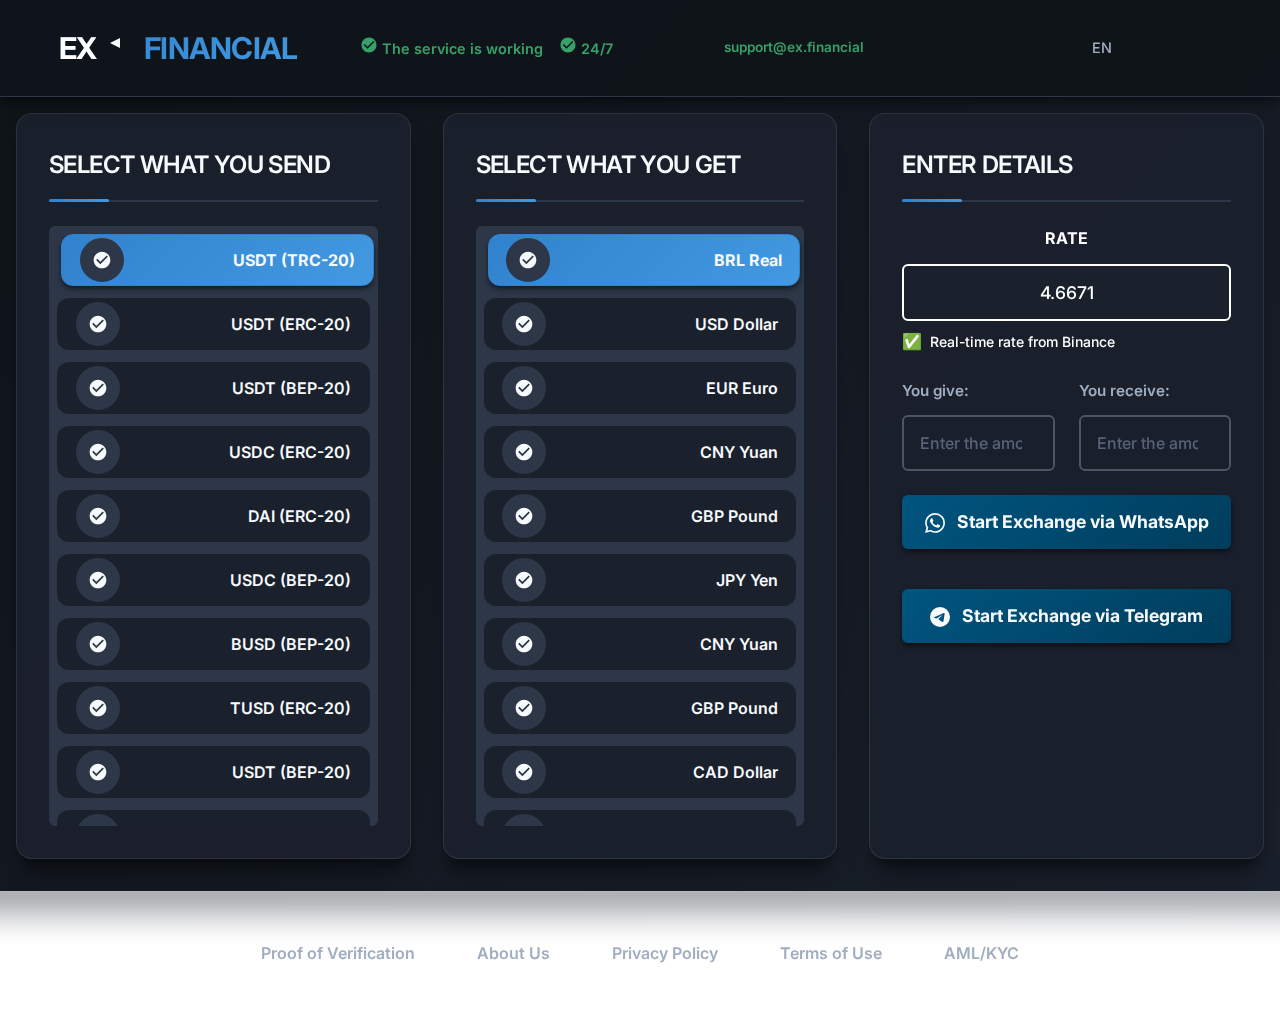
<file: index.html>
<!DOCTYPE html>
<!-- Cryptocurrency Exchange Platform -->
<html lang="en"><head><meta http-equiv="Content-Type" content="text/html; charset=UTF-8">
  
  <meta name="viewport" content="width=device-width, initial-scale=1.0">
  <title>Cryptocurrency Exchange</title>
  <link href="https://fonts.googleapis.com/css2?family=Inter:wght@300;400;500;600;700&display=swap" rel="stylesheet">
  <style>
    :root {
      /* Основная цветовая палитра - строгая и профессиональная */
      --primary-color: #1a365d;
      --secondary-color: #2d3748;
      --accent-color: #3182ce;
      --success-color: #38a169;
      --warning-color: #ed8936;
      --error-color: #e53e3e;
      
      /* Текстовые цвета */
      --text-primary: #f7fafc;
      --text-secondary: #a0aec0;
      --text-muted: #718096;
      
      /* Фоновые цвета */
      --bg-primary: #0f1419;
      --bg-secondary: #1a202c;
      --bg-tertiary: #2d3748;
      --bg-card: rgba(26, 32, 44, 0.95);
      
      /* Границы и тени */
      --border-color: #4a5568;
      --border-light: #2d3748;
      --glass-bg: rgba(247, 250, 252, 0.05);
      --glass-border: rgba(247, 250, 252, 0.1);
      
      /* Тени */
      --shadow-sm: 0 1px 3px 0 rgba(0, 0, 0, 0.4);
      --shadow-md: 0 4px 6px -1px rgba(0, 0, 0, 0.4), 0 2px 4px -1px rgba(0, 0, 0, 0.3);
      --shadow-lg: 0 10px 15px -3px rgba(0, 0, 0, 0.4), 0 4px 6px -2px rgba(0, 0, 0, 0.3);
      --shadow-xl: 0 20px 25px -5px rgba(0, 0, 0, 0.4), 0 10px 10px -5px rgba(0, 0, 0, 0.3);
      
      /* Градиенты */
      --gradient-primary: linear-gradient(135deg, #1a365d 0%, #2d3748 100%);
      --gradient-accent: linear-gradient(135deg, #3182ce 0%, #4299e1 100%);
      --gradient-success: linear-gradient(135deg, #38a169 0%, #48bb78 100%);
      
      /* Размеры и переходы */
      --border-radius: 12px;
      --border-radius-sm: 6px;
      --border-radius-lg: 16px;
      --transition: all 0.2s cubic-bezier(0.4, 0, 0.2, 1);
      --transition-slow: all 0.3s cubic-bezier(0.4, 0, 0.2, 1);
    }

    * {
      margin: 0;
      padding: 0;
      box-sizing: border-box;
      font-family: 'Inter', -apple-system, BlinkMacSystemFont, 'Segoe UI', Roboto, sans-serif;
    }

    body {
      background: linear-gradient(135deg, var(--bg-primary) 0%, var(--bg-secondary) 100%);
      background-attachment: fixed;
      color: var(--text-primary);
      line-height: 1.6;
      min-height: 100vh;
      font-family: 'Inter', -apple-system, BlinkMacSystemFont, 'Segoe UI', Roboto, 'Helvetica Neue', Arial, sans-serif;
      font-weight: 400;
      -webkit-font-smoothing: antialiased;
      -moz-osx-font-smoothing: grayscale;
    }

    /* Header Styles */
    header {
      text-align: center;
      flex-wrap: wrap;
      gap: 1rem;
      display: flex;
      justify-content: space-between;
      align-items: center;
      padding: 1.5rem 2rem;
      background: rgba(15, 20, 25, 0.95);
      backdrop-filter: blur(20px);
      -webkit-backdrop-filter: blur(20px);
      box-shadow: var(--shadow-lg);
      position: sticky;
      top: 0;
      z-index: 100;
      border-bottom: 1px solid var(--border-light);
      transition: var(--transition);
    }

    .logo {
      justify-content: center;
      flex: 1;
      display: flex;
      align-items: center;
      font-weight: 700;
      font-size: 1.875rem;
      gap: 0.75rem;
      background: var(--gradient-accent);
      -webkit-background-clip: text;
      -webkit-text-fill-color: transparent;
      background-clip: text;
      letter-spacing: -0.025em;
      transition: var(--transition);
    }
    
    .logo:hover {
      transform: scale(1.02);
    }

    .logo span {
      color: var(--primary-color);
    }
    
    .logo-ex {
      color: #ffffff !important;
      -webkit-text-fill-color: #ffffff !important;
      background: none !important;
      background-clip: unset !important;
      font-weight: 700;
    }

    .status {
      justify-content: center;
      flex: 1;      display: flex;
      align-items: center;
      gap: 1rem;
      font-size: 0.9rem;
      color: var(--success-color);
      font-weight: 600;
    }

    .status svg {
      width: 18px;
      height: 18px;
    }

    .time {
      font-size: 0.9rem;
      color: var(--text-secondary);
      font-weight: 500;
    }

    .support {
      justify-content: center;
      flex: 1;      display: flex;
      flex-direction: column;
      font-size: 0.85rem;
      color: var(--success-color);
      gap: 0.25rem;
      font-weight: 600;
    }

    .lang {
      justify-content: center;
      flex: 1;      display: flex;
      align-items: center;
      gap: 0.5rem;
      font-size: 0.9rem;
      color: var(--text-secondary);
      font-weight: 500;
    }

    .lang svg {
      width: 18px;
      height: 18px;
    }

    .auth {
      display: flex;
      gap: 1rem;
    }

    .btn {
      padding: 0.75rem 1.5rem;
      border: none;
      border-radius: var(--border-radius-sm);
      cursor: pointer;
      font-weight: 600;
      transition: var(--transition);
      font-size: 0.9rem;
    }

    .btn-login {
      background: transparent;
      color: var(--text-primary);
      border: 2px solid var(--border-color);
    }

    .btn-login:hover {
      border-color: #ffffff;
      color: #ffffff;
    }

    .btn-register {
      background: var(--gradient-primary);
      color: var(--text-primary);
      box-shadow: var(--shadow-md);
    }

    .btn-register:hover {
      transform: translateY(-2px);
      box-shadow: var(--shadow-lg);
    }

    /* Navigation */
    nav {
      display: flex;
      gap: 2rem;
      margin: 1rem 0;
      background: var(--card-bg);
      backdrop-filter: blur(20px);
      padding: 1rem 2rem;
      border-radius: var(--border-radius);
      box-shadow: var(--shadow-md);
      border: 1px solid var(--glass-border);
    }

    nav a {
      text-decoration: none;
      color: var(--text-secondary);
      font-weight: 500;
      transition: var(--transition);
      padding: 0.5rem 1rem;
      border-radius: var(--border-radius-sm);
    }

    nav a:hover {
      color: #ffffff;
      background: rgba(79, 172, 254, 0.1);
    }

    .active {
      background: var(--gradient-primary);
      color: var(--text-primary);
      padding: 0.5rem 1rem;
      border-radius: var(--border-radius-sm);
      box-shadow: var(--shadow-md);
    }

    /* Main Content */
    .main {
      display: flex;
      gap: 2rem;
      padding: 1rem;
      max-width: 1400px;
      margin: 0 auto;
    }

    /* Card Styles */
    .card {
      background: var(--bg-card);
      backdrop-filter: blur(20px);
      -webkit-backdrop-filter: blur(20px);
      border-radius: var(--border-radius-lg);
      padding: 2rem;
      box-shadow: var(--shadow-xl);
      flex: 1;
      border: 1px solid var(--glass-border);
      transition: var(--transition-slow);
      position: relative;
      overflow: hidden;
    }

    .card::before {
      content: '';
      position: absolute;
      top: 0;
      left: 0;
      right: 0;
      height: 2px;
      background: var(--gradient-accent);
      opacity: 0;
      transition: var(--transition);
    }

    .card:hover {
      transform: translateY(-8px);
      box-shadow: var(--shadow-xl), 0 0 40px rgba(49, 130, 206, 0.1);
      border-color: var(--accent-color);
    }

    .card:hover::before {
      opacity: 1;
    }

    .card h3 {
      font-size: 1.5rem;
      color: var(--text-primary);
      margin-bottom: 1.5rem;
      border-bottom: 2px solid var(--border-light);
      padding-bottom: 1rem;
      font-weight: 600;
      position: relative;
      letter-spacing: -0.025em;
    }

    .card h3::after {
      content: '';
      position: absolute;
      bottom: -2px;
      left: 0;
      width: 60px;
      height: 3px;
      background: var(--gradient-accent);
      border-radius: 2px;
      transition: var(--transition);
    }

    .card:hover h3::after {
      width: 80px;
    }

    /* Filter Styles */
    .filter {
      display: flex;
      gap: 0.75rem;
      margin-bottom: 1.5rem;
      flex-wrap: wrap;
    }

    .filter-btn {
      padding: 0.75rem 1.25rem;
      border: 1px solid var(--border-light);
      border-radius: var(--border-radius);
      font-size: 0.875rem;
      font-weight: 500;
      cursor: pointer;
      background: var(--bg-tertiary);
      color: var(--text-secondary);
      transition: var(--transition);
      letter-spacing: 0.025em;
    }

    .filter-btn:hover {
      background: var(--accent-color);
      color: var(--text-primary);
      transform: translateY(-2px);
      box-shadow: var(--shadow-md);
      border-color: var(--accent-color);
    }

    .filter-btn.active {
      background: var(--gradient-accent);
      color: var(--text-primary);
      box-shadow: var(--shadow-md);
      border-color: var(--accent-color);
      transform: translateY(-1px);
    }

    /* Currency List Styles */
    .currency-list {
      list-style: none;
      max-height: 550px;
      overflow-y: auto;
      overflow-x: hidden;
      scrollbar-width: thin;
      scrollbar-color: var(--accent-color) var(--bg-card);
      position: relative;
      border-radius: var(--border-radius-sm);
      background: var(--bg-tertiary);
      padding: 0.5rem;
    }

    /* Стили для скроллбара WebKit (Chrome, Safari, Edge) */
    .currency-list::-webkit-scrollbar {
      width: 8px;
    }

    .currency-list::-webkit-scrollbar-track {
      background: var(--bg-tertiary);
      border-radius: var(--border-radius-sm);
    }

    .currency-list::-webkit-scrollbar-thumb {
      background: var(--accent-color);
      border-radius: var(--border-radius-sm);
      transition: var(--transition);
    }

    .currency-list::-webkit-scrollbar-thumb:hover {
      background: var(--success-color);
    }

    /* Индикатор прокрутки */
    .currency-list::after {
      content: '';
      position: absolute;
      bottom: 0;
      right: 0;
      width: 20px;
      height: 20px;
      background: linear-gradient(transparent, var(--card-bg));
      pointer-events: none;
      border-radius: 0 0 8px 0;
    }

    /* Улучшенная прокрутка для длинных списков */
    .currency-list {
      scroll-behavior: smooth;
    }

    /* Стили для последних элементов в списке */
    .currency-item:last-child {
      margin-bottom: 0;
    }

    /* Улучшенный hover эффект для длинных списков */
    .currency-item:hover {
      z-index: 10;
    }

    .currency-item {
      display: flex;
      justify-content: space-between;
      align-items: center;
      padding: 1rem;
      border: 1px solid transparent;
      cursor: pointer;
      transition: var(--transition-slow);
      border-radius: var(--border-radius);
      margin-bottom: 0.75rem;
      height: 56px;
      box-sizing: border-box;
      background: var(--bg-secondary);
      position: relative;
      overflow: hidden;
    }

    .currency-item:hover {
      background: var(--glass-bg);
      border-color: var(--accent-color);
      transform: translateX(8px);
      box-shadow: var(--shadow-md);
    }

    .currency-item.active {
      background: var(--gradient-accent);
      color: var(--text-primary);
      border-color: var(--accent-color);
      box-shadow: var(--shadow-md);
      transform: translateX(4px);
    }

    .currency-item.active .currency-name {
      color: var(--text-primary);
      font-weight: 700;
    }

    .currency-item.active .currency-icon svg {
      fill: var(--text-primary);
    }

    .currency-item .currency-icon svg {
      fill: var(--primary-color);
    }

    .currency-icon {
      width: 44px;
      height: 44px;
      display: flex;
      align-items: center;
      justify-content: center;
      border-radius: 50%;
      background: var(--bg-tertiary);
      border: 2px solid var(--border-light);
      transition: var(--transition);
      position: relative;
    }

    .currency-item:hover .currency-icon {
      border-color: var(--accent-color);
      transform: scale(1.05);
      background: var(--accent-color);
    }

    .currency-name {
      font-size: 1rem;
      font-weight: 600;
      color: var(--text-primary);
    }

    .currency-code {
      font-size: 0.85rem;
      color: var(--text-secondary);
    }

    .reserve {
      font-size: 0.85rem;
      color: var(--text-secondary);
    }

    /* Form Styles */
    .form-group {
      margin-bottom: 1.5rem;
    }

    .form-label {
      display: block;
      font-size: 0.95rem;
      margin-bottom: 0.75rem;
      color: var(--text-secondary);
      font-weight: 600;
    }

    .form-label[for="well"] {
      color: #ffffff;
      font-weight: 700;
      font-size: 1rem;
      text-align: center;
    }

    .form-input {
      width: 100%;
      padding: 1rem;
      border: 2px solid var(--border-color);
      border-radius: var(--border-radius-sm);
      font-size: 1rem;
      transition: var(--transition);
      background: var(--card-bg);
    }

    .form-input:focus {
      border-color: #ffffff;
      outline: none;
      box-shadow: 0 0 0 3px rgba(79, 172, 254, 0.1);
      background: var(--card-bg);
    }

    .form-input::placeholder {
      color: var(--text-muted);
      opacity: 0.7;
    }

    small {
      color: var(--text-muted);
      font-size: 0.875rem;
      opacity: 0.8;
    }

    .form-input[readonly] {
      background: var(--bg-secondary);
      color: var(--text-primary);
      font-weight: 600;
      font-size: 1.1rem;
      text-align: center;
      border-color: #ffffff;
    }

    .form-input[readonly]:focus {
      border-color: #ffffff;
      box-shadow: 0 0 0 3px rgba(79, 172, 254, 0.1);
    }

    .form-input[type="number"] {
      color: var(--text-primary);
      font-weight: 500;
    }

    .form-input[type="number"]:focus {
      color: var(--text-primary);
    }

    .form-input[type="email"],
    .form-input[type="tel"] {
      color: var(--text-primary);
      font-weight: 500;
    }

    .form-input[type="email"]:focus,
    .form-input[type="tel"]:focus {
      color: var(--text-primary);
    }

    .form-input[type="text"] {
      color: var(--text-primary);
      font-weight: 500;
    }

    .form-input[type="text"]:focus {
      color: var(--text-primary);
    }

    select.form-input {
      cursor: pointer;
      background-image: url("data:image/svg+xml,%3csvg xmlns='http://www.w3.org/2000/svg' fill='none' viewBox='0 0 20 20'%3e%3cpath stroke='%236b7280' stroke-linecap='round' stroke-linejoin='round' stroke-width='1.5' d='m6 8 4 4 4-4'/%3e%3c/svg%3e");
      background-position: right 1rem center;
      background-repeat: no-repeat;
      background-size: 1.5em 1.5em;
      padding-right: 3rem;
      -webkit-appearance: none;
      -moz-appearance: none;
      appearance: none;
      color: var(--text-primary);
      font-weight: 500;
    }

    .form-row {
      display: flex;
      gap: 1.5rem;
    }

    .form-col {
      flex: 1;
    }

    .btn-submit {
      background: var(--gradient-primary);
      color: var(--text-primary);
      padding: 1rem;
      border: none;
      border-radius: var(--border-radius-sm);
      font-weight: 700;
      cursor: pointer;
      width: 100%;
      margin-top: 1.5rem;
      font-size: 1.1rem;
      transition: all 0.3s ease;
      box-shadow: var(--shadow-md);
      position: relative;
      overflow: hidden;
    }

    .btn-submit::before {
      content: '';
      position: absolute;
      top: 0;
      left: -100%;
      width: 100%;
      height: 100%;
      background: linear-gradient(90deg, transparent, rgba(255, 255, 255, 0.2), transparent);
      transition: left 0.5s;
    }

    .btn-submit:hover::before {
      left: 100%;
    }

    .btn-submit svg {
      vertical-align: middle;
      display: inline-block;
    }

    /* Стили для контейнера курса */
    .rate-container {
      position: relative;
    }

    .rate-status {
      display: flex;
      align-items: center;
      gap: 0.5rem;
      margin-top: 0.5rem;
      font-size: 0.875rem;
      color: var(--text-secondary);
    }

    .commission-info {
      display: flex;
      align-items: center;
      justify-content: center;
      gap: 0.5rem;
      margin-top: 0.5rem;
      padding: 0.5rem 1rem;
      background: linear-gradient(135deg, rgba(79, 172, 254, 0.1), rgba(0, 212, 170, 0.1));
      border: 1px solid rgba(79, 172, 254, 0.2);
      border-radius: 20px;
      font-size: 0.8rem;
      color: #ffffff;
      font-weight: 500;
      transition: all 0.3s ease;
      box-shadow: 0 2px 8px rgba(79, 172, 254, 0.15);
    }

    .commission-info:hover {
      background: linear-gradient(135deg, rgba(79, 172, 254, 0.15), rgba(0, 212, 170, 0.15));
      border-color: rgba(79, 172, 254, 0.3);
      box-shadow: 0 4px 12px rgba(79, 172, 254, 0.2);
      transform: translateY(-1px);
    }

    .commission-icon {
      font-size: 1rem;
      filter: drop-shadow(0 1px 2px rgba(0, 0, 0, 0.1));
    }

    .commission-text {
      color: #ffffff;      font-weight: 500;
    }

    .commission-text strong {
      color: #ffffff;
      font-weight: 700;
    }

    .status-indicator {
      font-size: 1rem;
    }

    .status-text {
      color: #ffffff;      font-weight: 500;
    }

    /* Анимация для индикатора загрузки */
    @keyframes spin {
      0% { transform: rotate(0deg); }
      100% { transform: rotate(360deg); }
    }

    .status-indicator.loading {
      animation: spin 1s linear infinite;
    }

    /* Стили для больших экранов */
    @media (min-width: 1200px) {
      .currency-list {
        max-height: 600px; /* Еще больше места для больших экранов */
      }
      
      .currency-item {
        height: 52px; /* Немного больше высота для лучшей читаемости */
        padding: 1.1rem;
      }
    }

    .btn-submit:hover {
      transform: translateY(-2px);
      box-shadow: var(--shadow-lg);
    }

    /* Стили для группы кнопок */
    .button-group {
      display: flex;
      gap: 1rem;
      flex-wrap: wrap;
    }

    .btn-whatsapp {
      background: linear-gradient(135deg, #005580, #003d5c);
      flex: 1;
      min-width: 200px;
    }

    .btn-telegram {
      background: linear-gradient(135deg, #005580, #003d5c);
      flex: 1;
      min-width: 200px;
    }

    .btn-whatsapp:hover {
      background: linear-gradient(135deg, #003d5c, #005580);
    }

    .btn-telegram:hover {
      background: linear-gradient(135deg, #003d5c, #005580);
    }

    /* Адаптивность для мобильных устройств */
    @media (max-width: 768px) {
      .button-group {
        flex-direction: column;
        gap: 0.75rem;
      }
      
      .btn-whatsapp,
      .btn-telegram {
        min-width: 100%;
      }
    }

    /* Steps Styles */
    .steps {
      display: flex;
      gap: 2rem;
      margin-top: 2rem;
      font-size: 0.9rem;
      color: var(--text-secondary);
      flex-wrap: wrap;
    }

    .step {
      display: flex;
      align-items: center;
      gap: 0.75rem;
      padding: 1rem;
      background: var(--bg-secondary);
      border-radius: var(--border-radius-sm);
      border: 1px solid var(--border-color);
    }

    .step svg {
      width: 20px;
      height: 20px;
      color: var(--primary-color);
    }

    /* Chat Button */
    .chat-button {
      position: fixed;
      bottom: 2rem;
      right: 2rem;
      background: var(--gradient-accent);
      color: var(--text-primary);
      border: none;
      border-radius: 50%;
      width: 70px;
      height: 70px;
      cursor: pointer;
      box-shadow: var(--shadow-xl);
      transition: var(--transition);
      z-index: 1000;
    }

    .chat-button:hover {
      transform: scale(1.1) rotate(5deg);
      box-shadow: 0 25px 50px -12px rgba(0, 0, 0, 0.25);
    }

    .chat-button svg {
      width: 28px;
      height: 28px;
    }

    /* Footer */
    footer {
      text-align: center;      background: var(--card-bg);
      backdrop-filter: blur(20px);
      padding: 2rem 2rem;
      margin-top: 1rem;
      border-top: 1px solid var(--glass-border);
      box-shadow: var(--shadow-lg);
    }

    footer a {
    .footer-links {
      display: flex;
      justify-content: center;
      gap: 2rem;
      flex-wrap: wrap;
      margin-bottom: 1rem;
    }      display: inline-block;
      margin: 0.25rem;      text-decoration: none;
      color: var(--text-secondary);
      font-weight: 600;
      padding: 0.75rem 1.5rem;
      border-radius: var(--border-radius-sm);
      transition: var(--transition);
      border: 1px solid transparent;
    }

    footer a:hover {
      color: #ffffff;
      border-color: #ffffff;
      background: rgba(79, 172, 254, 0.1);
    }

    /* Responsive Design */
    @media (max-width: 768px) {
      .main {
        flex-direction: column;
        padding: 0.75rem;
        gap: 1rem;
      }

      footer {
      text-align: center;        padding: 1.5rem 1rem;
        margin-top: 0.75rem;
      }
      
      .form-row {
        flex-direction: column;
        gap: 0.75rem;
      }
      
      header {
        text-align: center;      flex-wrap: wrap;
      gap: 1rem;        flex-direction: column;
        gap: 0.75rem;
        padding: 0.75rem 1rem;
      }

      .card {
        padding: 1.25rem;
      }

      .card h3 {
        margin-bottom: 0.75rem;
        padding-bottom: 0.5rem;
      }

      .currency-list {
        max-height: 500px;
      }

      .currency-item {
        height: 48px;
        padding: 0.875rem;
        margin-bottom: 0.375rem;
      }

      .steps {
        flex-direction: column;
        gap: 1rem;
      }

      .filter {
        justify-content: center;
      }
    }

    @media (max-width: 480px) {
      .main {
        padding: 0.5rem;
        gap: 0.75rem;
      }
      
      .card {
        padding: 0.75rem;
      }

      .card h3 {
        margin-bottom: 0.5rem;
        padding-bottom: 0.5rem;
      }
      
      header {
        text-align: center;      flex-wrap: wrap;
      gap: 1rem;        padding: 0.5rem 1rem;
      }

      footer {
      text-align: center;        padding: 1rem 0.75rem;
        margin-top: 0.5rem;
      }

      .currency-list {
        max-height: 450px;
      }

      .currency-item {
        height: 45px;
        padding: 0.75rem;
        margin-bottom: 0.25rem;
      }
    }

    /* Animations */
    @keyframes fadeInUp {
      from {
        opacity: 0;
        transform: translateY(30px);
      }
      to {
        opacity: 1;
        transform: translateY(0);
      }
    }

    .card {
      animation: fadeInUp 0.6s ease-out;
    }

    .currency-item {
      animation: fadeInUp 0.4s ease-out;
    }

    .currency-item:nth-child(1) { animation-delay: 0.1s; }
    .currency-item:nth-child(2) { animation-delay: 0.2s; }
    .currency-item:nth-child(3) { animation-delay: 0.3s; }
    .currency-item:nth-child(4) { animation-delay: 0.4s; }
    .currency-item:nth-child(5) { animation-delay: 0.5s; }
    .currency-item:nth-child(6) { animation-delay: 0.6s; }
    .currency-item:nth-child(7) { animation-delay: 0.7s; }
    .currency-item:nth-child(8) { animation-delay: 0.8s; }
    .currency-item:nth-child(9) { animation-delay: 0.9s; }

    select.form-input:focus {
      color: var(--text-primary);
    }
  </style>
</head>
<body>

  <!-- Header -->
  <header>
    <div class="logo">
      <span class="logo-ex">EX</span><svg xmlns="http://www.w3.org/2000/svg" viewBox="0 0 24 24" width="24" height="24"><path d="M12 2L2 7l10 5 12l10 5 10-5M2 12l10 5 10-5" fill="currentColor"></path></svg><span>FINANCIAL</span>
    </div>
    <div class="status">
      <div><svg xmlns="http://www.w3.org/2000/svg" viewBox="0 0 24 24" width="16" height="16"><path d="M12 2C6.48 2 2 6.48 2 12s4.48 10 10 10 10-4.48 10-10S17.52 2 12 2zm-2 15l-5-5 1.41-1.41L10 14.17l7.59-7.59L19 8l-9 9z" fill="currentColor"></path></svg> The service is working</div>
      <div><svg xmlns="http://www.w3.org/2000/svg" viewBox="0 0 24 24" width="16" height="16"><path d="M12 2C6.48 2 2 6.48 2 12s4.48 10 10 10 10-4.48 10-10S17.52 2 12 2zm-2 15l-5-5 1.41-1.41L10 14.17l7.59-7.59L19 8l-9 9z" fill="currentColor"></path></svg> 24/7</div>
    </div>

    <div class="support">
      <div>support@ex.financial</div>
    </div>
    <div class="lang">
      EN
    </div>

  </header>



  <!-- Main Content -->
  <div class="main">
    <!-- Left Column -->
    <div class="card">
      <h3>SELECT WHAT YOU SEND</h3>
      <ul class="currency-list">
        <!-- Стабильные монеты -->
        <li class="currency-item active" data-currency="USDT (TRC-20)" data-type="from">
          <div class="currency-icon"><svg xmlns="http://www.w3.org/2000/svg" viewBox="0 0 24 24" width="20" height="20"><path d="M12 2C6.48 2 2 6.48 2 12s4.48 10 10 10 10-4.48 10-10S17.52 2 12 2zm-2 15l-5-5 1.41-1.41L10 14.17l7.59-7.59L19 8l-9 9z" fill="currentColor"></path></svg></div>
          <div class="currency-name">USDT (TRC-20)</div>
        </li>
        <li class="currency-item" data-currency="USDT (ERC-20)" data-type="from">
          <div class="currency-icon"><svg xmlns="http://www.w3.org/2000/svg" viewBox="0 0 24 24" width="20" height="20"><path d="M12 2C6.48 2 2 6.48 2 12s4.48 10 10 10 10-4.48 10-10S17.52 2 12 2zm-2 15l-5-5 1.41-1.41L10 14.17l7.59-7.59L19 8l-9 9z" fill="currentColor"></path></svg></div>
          <div class="currency-name">USDT (ERC-20)</div>
        </li>
        <li class="currency-item" data-currency="USDT (BEP-20)" data-type="from">
          <div class="currency-icon"><svg xmlns="http://www.w3.org/2000/svg" viewBox="0 0 24 24" width="20" height="20"><path d="M12 2C6.48 2 2 6.48 2 12s4.48 10 10 10 10-4.48 10-10S17.52 2 12 2zm-2 15l-5-5 1.41-1.41L10 14.17l7.59-7.59L19 8l-9 9z" fill="currentColor"></path></svg></div>
          <div class="currency-name">USDT (BEP-20)</div>
        </li>
        <li class="currency-item" data-currency="USDC (ERC-20)" data-type="from">
          <div class="currency-icon"><svg xmlns="http://www.w3.org/2000/svg" viewBox="0 0 24 24" width="20" height="20"><path d="M12 2C6.48 2 2 6.48 2 12s4.48 10 10 10 10-4.48 10-10S17.52 2 12 2zm-2 15l-5-5 1.41-1.41L10 14.17l7.59-7.59L19 8l-9 9z" fill="currentColor"></path></svg></div>
          <div class="currency-name">USDC (ERC-20)</div>
        </li>
        <li class="currency-item" data-currency="DAI (ERC-20)" data-type="from">
          <div class="currency-icon"><svg xmlns="http://www.w3.org/2000/svg" viewBox="0 0 24 24" width="20" height="20"><path d="M12 2C6.48 2 2 6.48 2 12s4.48 10 10 10 10-4.48 10-10S17.52 2 12 2zm-2 15l-5-5 1.41-1.41L10 14.17l7.59-7.59L19 8l-9 9z" fill="currentColor"></path></svg></div>
          <div class="currency-name">DAI (ERC-20)</div>
        </li>
        <li class="currency-item" data-currency="USDC (BEP-20)" data-type="from">
          <div class="currency-icon"><svg xmlns="http://www.w3.org/2000/svg" viewBox="0 0 24 24" width="20" height="20"><path d="M12 2C6.48 2 2 6.48 2 12s4.48 10 10 10 10-4.48 10-10S17.52 2 12 2zm-2 15l-5-5 1.41-1.41L10 14.17l7.59-7.59L19 8l-9 9z" fill="currentColor"></path></svg></div>
          <div class="currency-name">USDC (BEP-20)</div>
        </li>
        <li class="currency-item" data-currency="BUSD (BEP-20)" data-type="from">
          <div class="currency-icon"><svg xmlns="http://www.w3.org/2000/svg" viewBox="0 0 24 24" width="20" height="20"><path d="M12 2C6.48 2 2 6.48 2 12s4.48 10 10 10 10-4.48 10-10S17.52 2 12 2zm-2 15l-5-5 1.41-1.41L10 14.17l7.59-7.59L19 8l-9 9z" fill="currentColor"></path></svg></div>
          <div class="currency-name">BUSD (BEP-20)</div>
        </li>
        <li class="currency-item" data-currency="TUSD (ERC-20)" data-type="from">
          <div class="currency-icon"><svg xmlns="http://www.w3.org/2000/svg" viewBox="0 0 24 24" width="20" height="20"><path d="M12 2C6.48 2 2 6.48 2 12s4.48 10 10 10 10-4.48 10-10S17.52 2 12 2zm-2 15l-5-5 1.41-1.41L10 14.17l7.59-7.59L19 8l-9 9z" fill="currentColor"></path></svg></div>
          <div class="currency-name">TUSD (ERC-20)</div>
        </li>
        <li class="currency-item" data-currency="USDT (BEP-20)" data-type="from">
          <div class="currency-icon"><svg xmlns="http://www.w3.org/2000/svg" viewBox="0 0 24 24" width="20" height="20"><path d="M12 2C6.48 2 2 6.48 2 12s4.48 10 10 10 10-4.48 10-10S17.52 2 12 2zm-2 15l-5-5 1.41-1.41L10 14.17l7.59-7.59L19 8l-9 9z" fill="currentColor"></path></svg></div>
          <div class="currency-name">USDT (BEP-20)</div>
        </li>
        <li class="currency-item" data-currency="USDC (BEP-20)" data-type="from">
          <div class="currency-icon"><svg xmlns="http://www.w3.org/2000/svg" viewBox="0 0 24 24" width="20" height="20"><path d="M12 2C6.48 2 2 6.48 2 12s4.48 10 10 10 10-4.48 10-10S17.52 2 12 2zm-2 15l-5-5 1.41-1.41L10 14.17l7.59-7.59L19 8l-9 9z" fill="currentColor"></path></svg></div>
          <div class="currency-name">USDC (BEP-20)</div>
        </li>
        <li class="currency-item" data-currency="BUSD (BEP-20)" data-type="from">
          <div class="currency-icon"><svg xmlns="http://www.w3.org/2000/svg" viewBox="0 0 24 24" width="20" height="20"><path d="M12 2C6.48 2 2 6.48 2 12s4.48 10 10 10 10-4.48 10-10S17.52 2 12 2zm-2 15l-5-5 1.41-1.41L10 14.17l7.59-7.59L19 8l-9 9z" fill="currentColor"></path></svg></div>
          <div class="currency-name">BUSD (BEP-20)</div>
        </li>
        <li class="currency-item" data-currency="Bitcoin BTC" data-type="from">
          <div class="currency-icon"><svg xmlns="http://www.w3.org/2000/svg" viewBox="0 0 24 24" width="20" height="20"><path d="M12 2C6.48 2 2 6.48 2 12s4.48 10 10 10 10-4.48 10-10S17.52 2 12 2zm-2 15l-5-5 1.41-1.41L10 14.17l7.59-7.59L19 8l-9 9z" fill="currentColor"></path></svg></div>
          <div class="currency-name">Bitcoin BTC</div>
        </li>
        <li class="currency-item" data-currency="Ethereum ETH" data-type="from">
          <div class="currency-icon"><svg xmlns="http://www.w3.org/2000/svg" viewBox="0 0 24 24" width="20" height="20"><path d="M12 2C6.48 2 2 6.48 2 12s4.48 10 10 10 10-4.48 10-10S17.52 2 12 2zm-2 15l-5-5 1.41-1.41L10 14.17l7.59-7.59L19 8l-9 9z" fill="currentColor"></path></svg></div>
          <div class="currency-name">Ethereum ETH</div>
        </li>
        <li class="currency-item" data-currency="Litecoin LTC" data-type="from">
          <div class="currency-icon"><svg xmlns="http://www.w3.org/2000/svg" viewBox="0 0 24 24" width="20" height="20"><path d="M12 2C6.48 2 2 6.48 2 12s4.48 10 10 10 10-4.48 10-10S17.52 2 12 2zm-2 15l-5-5 1.41-1.41L10 14.17l7.59-7.59L19 8l-9 9z" fill="currentColor"></path></svg></div>
          <div class="currency-name">Litecoin LTC</div>
        </li>
        <li class="currency-item" data-currency="Tron TRX" data-type="from">
          <div class="currency-icon"><svg xmlns="http://www.w3.org/2000/svg" viewBox="0 0 24 24" width="20" height="20"><path d="M12 2C6.48 2 2 6.48 2 12s4.48 10 10 10 10-4.48 10-10S17.52 2 12 2zm-2 15l-5-5 1.41-1.41L10 14.17l7.59-7.59L19 8l-9 9z" fill="currentColor"></path></svg></div>
          <div class="currency-name">Tron TRX</div>
        </li>
        <li class="currency-item" data-currency="Bsc BNB" data-type="from">
          <div class="currency-icon"><svg xmlns="http://www.w3.org/2000/svg" viewBox="0 0 24 24" width="20" height="20"><path d="M12 2C6.48 2 2 6.48 2 12s4.48 10 10 10 10-4.48 10-10S17.52 2 12 2zm-2 15l-5-5 1.41-1.41L10 14.17l7.59-7.59L19 8l-9 9z" fill="currentColor"></path></svg></div>
          <div class="currency-name">Bsc BNB</div>
        </li>
        <li class="currency-item" data-currency="Polygon MATIC" data-type="from">
          <div class="currency-icon"><svg xmlns="http://www.w3.org/2000/svg" viewBox="0 0 24 24" width="20" height="20"><path d="M12 2C6.48 2 2 6.48 2 12s4.48 10 10 10 10-4.48 10-10S17.52 2 12 2zm-2 15l-5-5 1.41-1.41L10 14.17l7.59-7.59L19 8l-9 9z" fill="currentColor"></path></svg></div>
          <div class="currency-name">Polygon MATIC</div>
        </li>
        <li class="currency-item" data-currency="Solana SOL" data-type="from">
          <div class="currency-icon"><svg xmlns="http://www.w3.org/2000/svg" viewBox="0 0 24 24" width="20" height="20"><path d="M12 2C6.48 2 2 6.48 2 12s4.48 10 10 10 10-4.48 10-10S17.52 2 12 2zm-2 15l-5-5 1.41-1.41L10 14.17l7.59-7.59L19 8l-9 9z" fill="currentColor"></path></svg></div>
          <div class="currency-name">Solana SOL</div>
        </li>
        <li class="currency-item" data-currency="Cardano ADA" data-type="from">
          <div class="currency-icon"><svg xmlns="http://www.w3.org/2000/svg" viewBox="0 0 24 24" width="20" height="20"><path d="M12 2C6.48 2 2 6.48 2 12s4.48 10 10 10 10-4.48 10-10S17.52 2 12 2zm-2 15l-5-5 1.41-1.41L10 14.17l7.59-7.59L19 8l-9 9z" fill="currentColor"></path></svg></div>
          <div class="currency-name">Cardano ADA</div>
        </li>
        <li class="currency-item" data-currency="Dogecoin DOGE" data-type="from">
          <div class="currency-icon"><svg xmlns="http://www.w3.org/2000/svg" viewBox="0 0 24 24" width="20" height="20"><path d="M12 2C6.48 2 2 6.48 2 12s4.48 10 10 10 10-4.48 10-10S17.52 2 12 2zm-2 15l-5-5 1.41-1.41L10 14.17l7.59-7.59L19 8l-9 9z" fill="currentColor"></path></svg></div>
          <div class="currency-name">Dogecoin DOGE</div>
        </li>
        <li class="currency-item" data-currency="Shiba Inu SHIB" data-type="from">
          <div class="currency-icon"><svg xmlns="http://www.w3.org/2000/svg" viewBox="0 0 24 24" width="20" height="20"><path d="M12 2C6.48 2 2 6.48 2 12s4.48 10 10 10 10-4.48 10-10S17.52 2 12 2zm-2 15l-5-5 1.41-1.41L10 14.17l7.59-7.59L19 8l-9 9z" fill="currentColor"></path></svg></div>
          <div class="currency-name">Shiba Inu SHIB</div>
        </li>
        <li class="currency-item" data-currency="Monero XMR" data-type="from">
          <div class="currency-icon"><svg xmlns="http://www.w3.org/2000/svg" viewBox="0 0 24 24" width="20" height="20"><path d="M12 2C6.48 2 2 6.48 2 12s4.48 10 10 10 10-4.48 10-10S17.52 2 12 2zm-2 15l-5-5 1.41-1.41L10 14.17l7.59-7.59L19 8l-9 9z" fill="currentColor"></path></svg></div>
          <div class="currency-name">Monero XMR</div>
        </li>
        <li class="currency-item" data-currency="Litecoin LTC" data-type="from">
          <div class="currency-icon"><svg xmlns="http://www.w3.org/2000/svg" viewBox="0 0 24 24" width="20" height="20"><path d="M12 2C6.48 2 2 6.48 2 12s4.48 10 10 10 10-4.48 10-10S17.52 2 12 2zm-2 15l-5-5 1.41-1.41L10 14.17l7.59-7.59L19 8l-9 9z" fill="currentColor"></path></svg></div>
          <div class="currency-name">Litecoin LTC</div>
        </li>
        <li class="currency-item" data-currency="Tron TRX" data-type="from">
          <div class="currency-icon"><svg xmlns="http://www.w3.org/2000/svg" viewBox="0 0 24 24" width="20" height="20"><path d="M12 2C6.48 2 2 6.48 2 12s4.48 10 10 10 10-4.48 10-10S17.52 2 12 2zm-2 15l-5-5 1.41-1.41L10 14.17l7.59-7.59L19 8l-9 9z" fill="currentColor"></path></svg></div>
          <div class="currency-name">Tron TRX</div>
        </li>
        <li class="currency-item" data-currency="Bsc BNB" data-type="from">
          <div class="currency-icon"><svg xmlns="http://www.w3.org/2000/svg" viewBox="0 0 24 24" width="20" height="20"><path d="M12 2C6.48 2 2 6.48 2 12s4.48 10 10 10 10-4.48 10-10S17.52 2 12 2zm-2 15l-5-5 1.41-1.41L10 14.17l7.59-7.59L19 8l-9 9z" fill="currentColor"></path></svg></div>
          <div class="currency-name">Bsc BNB</div>
        </li>
        <li class="currency-item" data-currency="Polygon MATIC" data-type="from">
          <div class="currency-icon"><svg xmlns="http://www.w3.org/2000/svg" viewBox="0 0 24 24" width="20" height="20"><path d="M12 2C6.48 2 2 6.48 2 12s4.48 10 10 10 10-4.48 10-10S17.52 2 12 2zm-2 15l-5-5 1.41-1.41L10 14.17l7.59-7.59L19 8l-9 9z" fill="currentColor"></path></svg></div>
          <div class="currency-name">Polygon MATIC</div>
        </li>
        <li class="currency-item" data-currency="Solana SOL" data-type="from">
          <div class="currency-icon"><svg xmlns="http://www.w3.org/2000/svg" viewBox="0 0 24 24" width="20" height="20"><path d="M12 2C6.48 2 2 6.48 2 12s4.48 10 10 10 10-4.48 10-10S17.52 2 12 2zm-2 15l-5-5 1.41-1.41L10 14.17l7.59-7.59L19 8l-9 9z" fill="currentColor"></path></svg></div>
          <div class="currency-name">Solana SOL</div>
        </li>
        <li class="currency-item" data-currency="Cardano ADA" data-type="from">
          <div class="currency-icon"><svg xmlns="http://www.w3.org/2000/svg" viewBox="0 0 24 24" width="20" height="20"><path d="M12 2C6.48 2 2 6.48 2 12s4.48 10 10 10 10-4.48 10-10S17.52 2 12 2zm-2 15l-5-5 1.41-1.41L10 14.17l7.59-7.59L19 8l-9 9z" fill="currentColor"></path></svg></div>
          <div class="currency-name">Cardano ADA</div>
        </li>
        <li class="currency-item" data-currency="Dogecoin DOGE" data-type="from">
          <div class="currency-icon"><svg xmlns="http://www.w3.org/2000/svg" viewBox="0 0 24 24" width="20" height="20"><path d="M12 2C6.48 2 2 6.48 2 12s4.48 10 10 10 10-4.48 10-10S17.52 2 12 2zm-2 15l-5-5 1.41-1.41L10 14.17l7.59-7.59L19 8l-9 9z" fill="currentColor"></path></svg></div>
          <div class="currency-name">Dogecoin DOGE</div>
        </li>
        <li class="currency-item" data-currency="Shiba Inu SHIB" data-type="from">
          <div class="currency-icon"><svg xmlns="http://www.w3.org/2000/svg" viewBox="0 0 24 24" width="20" height="20"><path d="M12 2C6.48 2 2 6.48 2 12s4.48 10 10 10 10-4.48 10-10S17.52 2 12 2zm-2 15l-5-5 1.41-1.41L10 14.17l7.59-7.59L19 8l-9 9z" fill="currentColor"></path></svg></div>
          <div class="currency-name">Shiba Inu SHIB</div>
        </li>
        
        <!-- Фиатные валюты -->
        <li class="currency-item" data-currency="BRL Real" data-type="from">
          <div class="currency-icon"><svg xmlns="http://www.w3.org/2000/svg" viewBox="0 0 24 24" width="20" height="20"><path d="M12 2C6.48 2 2 6.48 2 12s4.48 10 10 10 10-4.48 10-10S17.52 2 12 2zm-2 15l-5-5 1.41-1.41L10 14.17l7.59-7.59L19 8l-9 9z" fill="currentColor"></path></svg></div>
          <div class="currency-name">BRL Real</div>
        </li>
        <li class="currency-item" data-currency="USD Dollar" data-type="from">
          <div class="currency-icon"><svg xmlns="http://www.w3.org/2000/svg" viewBox="0 0 24 24" width="20" height="20"><path d="M12 2C6.48 2 2 6.48 2 12s4.48 10 10 10 10-4.48 10-10S17.52 2 12 2zm-2 15l-5-5 1.41-1.41L10 14.17l7.59-7.59L19 8l-9 9z" fill="currentColor"></path></svg></div>
          <div class="currency-name">USD Dollar</div>
        </li>
        <li class="currency-item" data-currency="EUR Euro" data-type="from">
          <div class="currency-icon"><svg xmlns="http://www.w3.org/2000/svg" viewBox="0 0 24 24" width="20" height="20"><path d="M12 2C6.48 2 2 6.48 2 12s4.48 10 10 10 10-4.48 10-10S17.52 2 12 2zm-2 15l-5-5 1.41-1.41L10 14.17l7.59-7.59L19 8l-9 9z" fill="currentColor"></path></svg></div>
          <div class="currency-name">EUR Euro</div>
        </li>
        <li class="currency-item" data-currency="CNY Yuan" data-type="from">
          <div class="currency-icon"><svg xmlns="http://www.w3.org/2000/svg" viewBox="0 0 24 24" width="20" height="20"><path d="M12 2C6.48 2 2 6.48 2 12s4.48 10 10 10 10-4.48 10-10S17.52 2 12 2zm-2 15l-5-5 1.41-1.41L10 14.17l7.59-7.59L19 8l-9 9z" fill="currentColor"></path></svg></div>
          <div class="currency-name">CNY Yuan</div>
        </li>
        <li class="currency-item" data-currency="GBP Pound" data-type="from">
          <div class="currency-icon"><svg xmlns="http://www.w3.org/2000/svg" viewBox="0 0 24 24" width="20" height="20"><path d="M12 2C6.48 2 2 6.48 2 12s4.48 10 10 10 10-4.48 10-10S17.52 2 12 2zm-2 15l-5-5 1.41-1.41L10 14.17l7.59-7.59L19 8l-9 9z" fill="currentColor"></path></svg></div>
          <div class="currency-name">GBP Pound</div>
        </li>
        <li class="currency-item" data-currency="JPY Yen" data-type="from">
          <div class="currency-icon"><svg xmlns="http://www.w3.org/2000/svg" viewBox="0 0 24 24" width="20" height="20"><path d="M12 2C6.48 2 2 6.48 2 12s4.48 10 10 10 10-4.48 10-10S17.52 2 12 2zm-2 15l-5-5 1.41-1.41L10 14.17l7.59-7.59L19 8l-9 9z" fill="currentColor"></path></svg></div>
          <div class="currency-name">JPY Yen</div>
        </li>
        <li class="currency-item" data-currency="CAD Dollar" data-type="from">
          <div class="currency-icon"><svg xmlns="http://www.w3.org/2000/svg" viewBox="0 0 24 24" width="20" height="20"><path d="M12 2C6.48 2 2 6.48 2 12s4.48 10 10 10 10-4.48 10-10S17.52 2 12 2zm-2 15l-5-5 1.41-1.41L10 14.17l7.59-7.59L19 8l-9 9z" fill="currentColor"></path></svg></div>
          <div class="currency-name">CAD Dollar</div>
        </li>
        <li class="currency-item" data-currency="AUD Dollar" data-type="from">
          <div class="currency-icon"><svg xmlns="http://www.w3.org/2000/svg" viewBox="0 0 24 24" width="20" height="20"><path d="M12 2C6.48 2 2 6.48 2 12s4.48 10 10 10 10-4.48 10-10S17.52 2 12 2zm-2 15l-5-5 1.41-1.41L10 14.17l7.59-7.59L19 8l-9 9z" fill="currentColor"></path></svg></div>
          <div class="currency-name">AUD Dollar</div>
        </li>
        <li class="currency-item" data-currency="CHF Franc" data-type="from">
          <div class="currency-icon"><svg xmlns="http://www.w3.org/2000/svg" viewBox="0 0 24 24" width="20" height="20"><path d="M12 2C6.48 2 2 6.48 2 12s4.48 10 10 10 10-4.48 10-10S17.52 2 12 2zm-2 15l-5-5 1.41-1.41L10 14.17l7.59-7.59L19 8l-9 9z" fill="currentColor"></path></svg></div>
          <div class="currency-name">CHF Franc</div>
        </li>
        <li class="currency-item" data-currency="RUB Ruble" data-type="from">
          <div class="currency-icon"><svg xmlns="http://www.w3.org/2000/svg" viewBox="0 0 24 24" width="20" height="20"><path d="M12 2C6.48 2 2 6.48 2 12s4.48 10 10 10 10-4.48 10-10S17.52 2 12 2zm-2 15l-5-5 1.41-1.41L10 14.17l7.59-7.59L19 8l-9 9z" fill="currentColor"></path></svg></div>
          <div class="currency-name">RUB Ruble</div>
        </li>
        <li class="currency-item" data-currency="INR Rupee" data-type="from">
          <div class="currency-icon"><svg xmlns="http://www.w3.org/2000/svg" viewBox="0 0 24 24" width="20" height="20"><path d="M12 2C6.48 2 2 6.48 2 12s4.48 10 10 10 10-4.48 10-10S17.52 2 12 2zm-2 15l-5-5 1.41-1.41L10 14.17l7.59-7.59L19 8l-9 9z" fill="currentColor"></path></svg></div>
          <div class="currency-name">INR Rupee</div>
        </li>
        <li class="currency-item" data-currency="KRW Won" data-type="from">
          <div class="currency-icon"><svg xmlns="http://www.w3.org/2000/svg" viewBox="0 0 24 24" width="20" height="20"><path d="M12 2C6.48 2 2 6.48 2 12s4.48 10 10 10 10-4.48 10-10S17.52 2 12 2zm-2 15l-5-5 1.41-1.41L10 14.17l7.59-7.59L19 8l-9 9z" fill="currentColor"></path></svg></div>
          <div class="currency-name">KRW Won</div>
        </li>
        <li class="currency-item" data-currency="CNY Yuan" data-type="from">
          <div class="currency-icon"><svg xmlns="http://www.w3.org/2000/svg" viewBox="0 0 24 24" width="20" height="20"><path d="M12 2C6.48 2 2 6.48 2 12s4.48 10 10 10 10-4.48 10-10S17.52 2 12 2zm-2 15l-5-5 1.41-1.41L10 14.17l7.59-7.59L19 8l-9 9z" fill="currentColor"></path></svg></div>
          <div class="currency-name">CNY Yuan</div>
        </li>
        <li class="currency-item" data-currency="GBP Pound" data-type="from">
          <div class="currency-icon"><svg xmlns="http://www.w3.org/2000/svg" viewBox="0 0 24 24" width="20" height="20"><path d="M12 2C6.48 2 2 6.48 2 12s4.48 10 10 10 10-4.48 10-10S17.52 2 12 2zm-2 15l-5-5 1.41-1.41L10 14.17l7.59-7.59L19 8l-9 9z" fill="currentColor"></path></svg></div>
          <div class="currency-name">GBP Pound</div>
        </li>
        <li class="currency-item" data-currency="JPY Yen" data-type="from">
          <div class="currency-icon"><svg xmlns="http://www.w3.org/2000/svg" viewBox="0 0 24 24" width="20" height="20"><path d="M12 2C6.48 2 2 6.48 2 12s4.48 10 10 10 10-4.48 10-10S17.52 2 12 2zm-2 15l-5-5 1.41-1.41L10 14.17l7.59-7.59L19 8l-9 9z" fill="currentColor"></path></svg></div>
          <div class="currency-name">JPY Yen</div>
        </li>
      </ul>
    </div>

    <!-- Middle Column -->
    <div class="card">
      <h3>SELECT WHAT YOU GET</h3>
      <ul class="currency-list">
        <!-- Фиатные валюты -->
        <li class="currency-item active" data-currency="BRL Real" data-type="to">
          <div class="currency-icon"><svg xmlns="http://www.w3.org/2000/svg" viewBox="0 0 24 24" width="20" height="20"><path d="M12 2C6.48 2 2 6.48 2 12s4.48 10 10 10 10-4.48 10-10S17.52 2 12 2zm-2 15l-5-5 1.41-1.41L10 14.17l7.59-7.59L19 8l-9 9z" fill="currentColor"></path></svg></div>
          <div class="currency-name">BRL Real</div>
        </li>
        <li class="currency-item" data-currency="USD Dollar" data-type="to">
          <div class="currency-icon"><svg xmlns="http://www.w3.org/2000/svg" viewBox="0 0 24 24" width="20" height="20"><path d="M12 2C6.48 2 2 6.48 2 12s4.48 10 10 10 10-4.48 10-10S17.52 2 12 2zm-2 15l-5-5 1.41-1.41L10 14.17l7.59-7.59L19 8l-9 9z" fill="currentColor"></path></svg></div>
          <div class="currency-name">USD Dollar</div>
        </li>
        <li class="currency-item" data-currency="EUR Euro" data-type="to">
          <div class="currency-icon"><svg xmlns="http://www.w3.org/2000/svg" viewBox="0 0 24 24" width="20" height="20"><path d="M12 2C6.48 2 2 6.48 2 12s4.48 10 10 10 10-4.48 10-10S17.52 2 12 2zm-2 15l-5-5 1.41-1.41L10 14.17l7.59-7.59L19 8l-9 9z" fill="currentColor"></path></svg></div>
          <div class="currency-name">EUR Euro</div>
        </li>
        <li class="currency-item" data-currency="CNY Yuan" data-type="to">
          <div class="currency-icon"><svg xmlns="http://www.w3.org/2000/svg" viewBox="0 0 24 24" width="20" height="20"><path d="M12 2C6.48 2 2 6.48 2 12s4.48 10 10 10 10-4.48 10-10S17.52 2 12 2zm-2 15l-5-5 1.41-1.41L10 14.17l7.59-7.59L19 8l-9 9z" fill="currentColor"></path></svg></div>
          <div class="currency-name">CNY Yuan</div>
        </li>
        <li class="currency-item" data-currency="GBP Pound" data-type="to">
          <div class="currency-icon"><svg xmlns="http://www.w3.org/2000/svg" viewBox="0 0 24 24" width="20" height="20"><path d="M12 2C6.48 2 2 6.48 2 12s4.48 10 10 10 10-4.48 10-10S17.52 2 12 2zm-2 15l-5-5 1.41-1.41L10 14.17l7.59-7.59L19 8l-9 9z" fill="currentColor"></path></svg></div>
          <div class="currency-name">GBP Pound</div>
        </li>
        <li class="currency-item" data-currency="JPY Yen" data-type="to">
          <div class="currency-icon"><svg xmlns="http://www.w3.org/2000/svg" viewBox="0 0 24 24" width="20" height="20"><path d="M12 2C6.48 2 2 6.48 2 12s4.48 10 10 10 10-4.48 10-10S17.52 2 12 2zm-2 15l-5-5 1.41-1.41L10 14.17l7.59-7.59L19 8l-9 9z" fill="currentColor"></path></svg></div>
          <div class="currency-name">JPY Yen</div>
        </li>
        <li class="currency-item" data-currency="CNY Yuan" data-type="to">
          <div class="currency-icon"><svg xmlns="http://www.w3.org/2000/svg" viewBox="0 0 24 24" width="20" height="20"><path d="M12 2C6.48 2 2 6.48 2 12s4.48 10 10 10 10-4.48 10-10S17.52 2 12 2zm-2 15l-5-5 1.41-1.41L10 14.17l7.59-7.59L19 8l-9 9z" fill="currentColor"></path></svg></div>
          <div class="currency-name">CNY Yuan</div>
        </li>
        <li class="currency-item" data-currency="GBP Pound" data-type="to">
          <div class="currency-icon"><svg xmlns="http://www.w3.org/2000/svg" viewBox="0 0 24 24" width="20" height="20"><path d="M12 2C6.48 2 2 6.48 2 12s4.48 10 10 10 10-4.48 10-10S17.52 2 12 2zm-2 15l-5-5 1.41-1.41L10 14.17l7.59-7.59L19 8l-9 9z" fill="currentColor"></path></svg></div>
          <div class="currency-name">GBP Pound</div>
        </li>
        <li class="currency-item" data-currency="CAD Dollar" data-type="to">
          <div class="currency-icon"><svg xmlns="http://www.w3.org/2000/svg" viewBox="0 0 24 24" width="20" height="20"><path d="M12 2C6.48 2 2 6.48 2 12s4.48 10 10 10 10-4.48 10-10S17.52 2 12 2zm-2 15l-5-5 1.41-1.41L10 14.17l7.59-7.59L19 8l-9 9z" fill="currentColor"></path></svg></div>
          <div class="currency-name">CAD Dollar</div>
        </li>
        <li class="currency-item" data-currency="AUD Dollar" data-type="to">
          <div class="currency-icon"><svg xmlns="http://www.w3.org/2000/svg" viewBox="0 0 24 24" width="20" height="20"><path d="M12 2C6.48 2 2 6.48 2 12s4.48 10 10 10 10-4.48 10-10S17.52 2 12 2zm-2 15l-5-5 1.41-1.41L10 14.17l7.59-7.59L19 8l-9 9z" fill="currentColor"></path></svg></div>
          <div class="currency-name">AUD Dollar</div>
        </li>
        <li class="currency-item" data-currency="CHF Franc" data-type="to">
          <div class="currency-icon"><svg xmlns="http://www.w3.org/2000/svg" viewBox="0 0 24 24" width="20" height="20"><path d="M12 2C6.48 2 2 6.48 2 12s4.48 10 10 10 10-4.48 10-10S17.52 2 12 2zm-2 15l-5-5 1.41-1.41L10 14.17l7.59-7.59L19 8l-9 9z" fill="currentColor"></path></svg></div>
          <div class="currency-name">CHF Franc</div>
        </li>
        <li class="currency-item" data-currency="RUB Ruble" data-type="to">
          <div class="currency-icon"><svg xmlns="http://www.w3.org/2000/svg" viewBox="0 0 24 24" width="20" height="20"><path d="M12 2C6.48 2 2 6.48 2 12s4.48 10 10 10 10-4.48 10-10S17.52 2 12 2zm-2 15l-5-5 1.41-1.41L10 14.17l7.59-7.59L19 8l-9 9z" fill="currentColor"></path></svg></div>
          <div class="currency-name">RUB Ruble</div>
        </li>
        <li class="currency-item" data-currency="INR Rupee" data-type="to">
          <div class="currency-icon"><svg xmlns="http://www.w3.org/2000/svg" viewBox="0 0 24 24" width="20" height="20"><path d="M12 2C6.48 2 2 6.48 2 12s4.48 10 10 10 10-4.48 10-10S17.52 2 12 2zm-2 15l-5-5 1.41-1.41L10 14.17l7.59-7.59L19 8l-9 9z" fill="currentColor"></path></svg></div>
          <div class="currency-name">INR Rupee</div>
        </li>
        <li class="currency-item" data-currency="KRW Won" data-type="to">
          <div class="currency-icon"><svg xmlns="http://www.w3.org/2000/svg" viewBox="0 0 24 24" width="20" height="20"><path d="M12 2C6.48 2 2 6.48 2 12s4.48 10 10 10 10-4.48 10-10S17.52 2 12 2zm-2 15l-5-5 1.41-1.41L10 14.17l7.59-7.59L19 8l-9 9z" fill="currentColor"></path></svg></div>
          <div class="currency-name">KRW Won</div>
        </li>
        
        <!-- Стабильные монеты -->
        <li class="currency-item" data-currency="USDT (TRC-20)" data-type="to">
          <div class="currency-icon"><svg xmlns="http://www.w3.org/2000/svg" viewBox="0 0 24 24" width="20" height="20"><path d="M12 2C6.48 2 2 6.48 2 12s4.48 10 10 10 10-4.48 10-10S17.52 2 12 2zm-2 15l-5-5 1.41-1.41L10 14.17l7.59-7.59L19 8l-9 9z" fill="currentColor"></path></svg></div>
          <div class="currency-name">USDT (TRC-20)</div>
        </li>
        <li class="currency-item" data-currency="USDT (ERC-20)" data-type="to">
          <div class="currency-icon"><svg xmlns="http://www.w3.org/2000/svg" viewBox="0 0 24 24" width="20" height="20"><path d="M12 2C6.48 2 2 6.48 2 12s4.48 10 10 10 10-4.48 10-10S17.52 2 12 2zm-2 15l-5-5 1.41-1.41L10 14.17l7.59-7.59L19 8l-9 9z" fill="currentColor"></path></svg></div>
          <div class="currency-name">USDT (ERC-20)</div>
        </li>
        <li class="currency-item" data-currency="USDC (ERC-20)" data-type="to">
          <div class="currency-icon"><svg xmlns="http://www.w3.org/2000/svg" viewBox="0 0 24 24" width="20" height="20"><path d="M12 2C6.48 2 2 6.48 2 12s4.48 10 10 10 10-4.48 10-10S17.52 2 12 2zm-2 15l-5-5 1.41-1.41L10 14.17l7.59-7.59L19 8l-9 9z" fill="currentColor"></path></svg></div>
          <div class="currency-name">USDC (ERC-20)</div>
        </li>
        <li class="currency-item" data-currency="DAI (ERC-20)" data-type="to">
          <div class="currency-icon"><svg xmlns="http://www.w3.org/2000/svg" viewBox="0 0 24 24" width="20" height="20"><path d="M12 2C6.48 2 2 6.48 2 12s4.48 10 10 10 10-4.48 10-10S17.52 2 12 2zm-2 15l-5-5 1.41-1.41L10 14.17l7.59-7.59L19 8l-9 9z" fill="currentColor"></path></svg></div>
          <div class="currency-name">DAI (ERC-20)</div>
        </li>
        <li class="currency-item" data-currency="USDC (BEP-20)" data-type="to">
          <div class="currency-icon"><svg xmlns="http://www.w3.org/2000/svg" viewBox="0 0 24 24" width="20" height="20"><path d="M12 2C6.48 2 2 6.48 2 12s4.48 10 10 10 10-4.48 10-10S17.52 2 12 2zm-2 15l-5-5 1.41-1.41L10 14.17l7.59-7.59L19 8l-9 9z" fill="currentColor"></path></svg></div>
          <div class="currency-name">USDC (BEP-20)</div>
        </li>
        <li class="currency-item" data-currency="BUSD (BEP-20)" data-type="to">
          <div class="currency-icon"><svg xmlns="http://www.w3.org/2000/svg" viewBox="0 0 24 24" width="20" height="20"><path d="M12 2C6.48 2 2 6.48 2 12s4.48 10 10 10 10-4.48 10-10S17.52 2 12 2zm-2 15l-5-5 1.41-1.41L10 14.17l7.59-7.59L19 8l-9 9z" fill="currentColor"></path></svg></div>
          <div class="currency-name">BUSD (BEP-20)</div>
        </li>
        <li class="currency-item" data-currency="TUSD (ERC-20)" data-type="to">
          <div class="currency-icon"><svg xmlns="http://www.w3.org/2000/svg" viewBox="0 0 24 24" width="20" height="20"><path d="M12 2C6.48 2 2 6.48 2 12s4.48 10 10 10 10-4.48 10-10S17.52 2 12 2zm-2 15l-5-5 1.41-1.41L10 14.17l7.59-7.59L19 8l-9 9z" fill="currentColor"></path></svg></div>
          <div class="currency-name">TUSD (ERC-20)</div>
        </li>
        <li class="currency-item" data-currency="USDT (BEP-20)" data-type="to">
          <div class="currency-icon"><svg xmlns="http://www.w3.org/2000/svg" viewBox="0 0 24 24" width="20" height="20"><path d="M12 2C6.48 2 2 6.48 2 12s4.48 10 10 10 10-4.48 10-10S17.52 2 12 2zm-2 15l-5-5 1.41-1.41L10 14.17l7.59-7.59L19 8l-9 9z" fill="currentColor"></path></svg></div>
          <div class="currency-name">USDT (BEP-20)</div>
        </li>
        <li class="currency-item" data-currency="USDC (BEP-20)" data-type="to">
          <div class="currency-icon"><svg xmlns="http://www.w3.org/2000/svg" viewBox="0 0 24 24" width="20" height="20"><path d="M12 2C6.48 2 2 6.48 2 12s4.48 10 10 10 10-4.48 10-10S17.52 2 12 2zm-2 15l-5-5 1.41-1.41L10 14.17l7.59-7.59L19 8l-9 9z" fill="currentColor"></path></svg></div>
          <div class="currency-name">USDC (BEP-20)</div>
        </li>
        <li class="currency-item" data-currency="BUSD (BEP-20)" data-type="to">
          <div class="currency-icon"><svg xmlns="http://www.w3.org/2000/svg" viewBox="0 0 24 24" width="20" height="20"><path d="M12 2C6.48 2 2 6.48 2 12s4.48 10 10 10 10-4.48 10-10S17.52 2 12 2zm-2 15l-5-5 1.41-1.41L10 14.17l7.59-7.59L19 8l-9 9z" fill="currentColor"></path></svg></div>
          <div class="currency-name">BUSD (BEP-20)</div>
        </li>
        
        <!-- Основные криптовалюты -->
        <li class="currency-item" data-currency="Bitcoin BTC" data-type="to">
          <div class="currency-icon"><svg xmlns="http://www.w3.org/2000/svg" viewBox="0 0 24 24" width="20" height="20"><path d="M12 2C6.48 2 2 6.48 2 12s4.48 10 10 10 10-4.48 10-10S17.52 2 12 2zm-2 15l-5-5 1.41-1.41L10 14.17l7.59-7.59L19 8l-9 9z" fill="currentColor"></path></svg></div>
          <div class="currency-name">Bitcoin BTC</div>
        </li>
        <li class="currency-item" data-currency="Ethereum ETH" data-type="to">
          <div class="currency-icon"><svg xmlns="http://www.w3.org/2000/svg" viewBox="0 0 24 24" width="20" height="20"><path d="M12 2C6.48 2 2 6.48 2 12s4.48 10 10 10 10-4.48 10-10S17.52 2 12 2zm-2 15l-5-5 1.41-1.41L10 14.17l7.59-7.59L19 8l-9 9z" fill="currentColor"></path></svg></div>
          <div class="currency-name">Ethereum ETH</div>
        </li>
        <li class="currency-item" data-currency="Litecoin LTC" data-type="to">
          <div class="currency-icon"><svg xmlns="http://www.w3.org/2000/svg" viewBox="0 0 24 24" width="20" height="20"><path d="M12 2C6.48 2 2 6.48 2 12s4.48 10 10 10 10-4.48 10-10S17.52 2 12 2zm-2 15l-5-5 1.41-1.41L10 14.17l7.59-7.59L19 8l-9 9z" fill="currentColor"></path></svg></div>
          <div class="currency-name">Litecoin LTC</div>
        </li>
        <li class="currency-item" data-currency="Tron TRX" data-type="to">
          <div class="currency-icon"><svg xmlns="http://www.w3.org/2000/svg" viewBox="0 0 24 24" width="20" height="20"><path d="M12 2C6.48 2 2 6.48 2 12s4.48 10 10 10 10-4.48 10-10S17.52 2 12 2zm-2 15l-5-5 1.41-1.41L10 14.17l7.59-7.59L19 8l-9 9z" fill="currentColor"></path></svg></div>
          <div class="currency-name">Tron TRX</div>
        </li>
        <li class="currency-item" data-currency="Bsc BNB" data-type="to">
          <div class="currency-icon"><svg xmlns="http://www.w3.org/2000/svg" viewBox="0 0 24 24" width="20" height="20"><path d="M12 2C6.48 2 2 6.48 2 12s4.48 10 10 10 10-4.48 10-10S17.52 2 12 2zm-2 15l-5-5 1.41-1.41L10 14.17l7.59-7.59L19 8l-9 9z" fill="currentColor"></path></svg></div>
          <div class="currency-name">Bsc BNB</div>
        </li>
        <li class="currency-item" data-currency="Polygon MATIC" data-type="to">
          <div class="currency-icon"><svg xmlns="http://www.w3.org/2000/svg" viewBox="0 0 24 24" width="20" height="20"><path d="M12 2C6.48 2 2 6.48 2 12s4.48 10 10 10 10-4.48 10-10S17.52 2 12 2zm-2 15l-5-5 1.41-1.41L10 14.17l7.59-7.59L19 8l-9 9z" fill="currentColor"></path></svg></div>
          <div class="currency-name">Polygon MATIC</div>
        </li>
        <li class="currency-item" data-currency="Solana SOL" data-type="to">
          <div class="currency-icon"><svg xmlns="http://www.w3.org/2000/svg" viewBox="0 0 24 24" width="20" height="20"><path d="M12 2C6.48 2 2 6.48 2 12s4.48 10 10 10 10-4.48 10-10S17.52 2 12 2zm-2 15l-5-5 1.41-1.41L10 14.17l7.59-7.59L19 8l-9 9z" fill="currentColor"></path></svg></div>
          <div class="currency-name">Solana SOL</div>
        </li>
        <li class="currency-item" data-currency="Cardano ADA" data-type="to">
          <div class="currency-icon"><svg xmlns="http://www.w3.org/2000/svg" viewBox="0 0 24 24" width="20" height="20"><path d="M12 2C6.48 2 2 6.48 2 12s4.48 10 10 10 10-4.48 10-10S17.52 2 12 2zm-2 15l-5-5 1.41-1.41L10 14.17l7.59-7.59L19 8l-9 9z" fill="currentColor"></path></svg></div>
          <div class="currency-name">Cardano ADA</div>
        </li>
        <li class="currency-item" data-currency="Dogecoin DOGE" data-type="to">
          <div class="currency-icon"><svg xmlns="http://www.w3.org/2000/svg" viewBox="0 0 24 24" width="20" height="20"><path d="M12 2C6.48 2 2 6.48 2 12s4.48 10 10 10 10-4.48 10-10S17.52 2 12 2zm-2 15l-5-5 1.41-1.41L10 14.17l7.59-7.59L19 8l-9 9z" fill="currentColor"></path></svg></div>
          <div class="currency-name">Dogecoin DOGE</div>
        </li>
        <li class="currency-item" data-currency="Shiba Inu SHIB" data-type="to">
          <div class="currency-icon"><svg xmlns="http://www.w3.org/2000/svg" viewBox="0 0 24 24" width="20" height="20"><path d="M12 2C6.48 2 2 6.48 2 12s4.48 10 10 10 10-4.48 10-10S17.52 2 12 2zm-2 15l-5-5 1.41-1.41L10 14.17l7.59-7.59L19 8l-9 9z" fill="currentColor"></path></svg></div>
          <div class="currency-name">Shiba Inu SHIB</div>
        </li>
        <li class="currency-item" data-currency="Monero XMR" data-type="to">
          <div class="currency-icon"><svg xmlns="http://www.w3.org/2000/svg" viewBox="0 0 24 24" width="20" height="20"><path d="M12 2C6.48 2 2 6.48 2 12s4.48 10 10 10 10-4.48 10-10S17.52 2 12 2zm-2 15l-5-5 1.41-1.41L10 14.17l7.59-7.59L19 8l-9 9z" fill="currentColor"></path></svg></div>
          <div class="currency-name">Monero XMR</div>
        </li>
      </ul>
    </div>

    <!-- Right Column -->
    <div class="card">
      <h3>ENTER DETAILS</h3>

      <div class="form-group">
        <label for="well" class="form-label">RATE</label>
        <div class="rate-container">
          <input type="text" id="well" class="form-input" placeholder="Loading real-time rates..." readonly="" style="color: #ffffff;">
          <div id="rate-status" class="rate-status">
            <span class="status-indicator" id="status-indicator">✅</span>
            <span class="status-text" id="status-text">Real-time rate from Binance</span>
          </div>

        </div>


      </div>
      <div class="form-row">
        <div class="form-col">
          <label for="give" class="form-label">You give:</label>
          <input type="number" id="give" class="form-input" placeholder="Enter the amount">

        </div>
        <div class="form-col">
          <label for="receive" class="form-label">You receive:</label>
          <input type="number" id="receive" class="form-input" placeholder="Enter the amount">

        </div>
      </div>

      <div class="button-group">
        <button class="btn-submit btn-whatsapp">
          <svg width="20" height="20" viewBox="0 0 24 24" fill="currentColor" style="margin-right: 8px;">
            <path d="M17.472 14.382c-.297-.149-1.758-.867-2.03-.967-.273-.099-.471-.148-.67.15-.197.297-.767.966-.94 1.164-.173.199-.347.223-.644.075-.297-.15-1.255-.463-2.39-1.475-.883-.788-1.48-1.761-1.653-2.059-.173-.297-.018-.458.13-.606.134-.133.298-.347.446-.52.149-.174.198-.298.298-.497.099-.198.05-.371-.025-.52-.075-.149-.669-1.612-.916-2.207-.242-.579-.487-.5-.669-.51-.173-.008-.371-.01-.57-.01-.198 0-.52.074-.792.372-.272.297-1.04 1.016-1.04 2.479 0 1.462 1.065 2.875 1.213 3.074.149.198 2.096 3.2 5.077 4.487.709.306 1.262.489 1.694.625.712.227 1.36.195 1.871.118.571-.085 1.758-.719 2.006-1.413.248-.694.248-1.289.173-1.413-.074-.124-.272-.198-.57-.347m-5.421 7.403h-.004a9.87 9.87 0 01-5.031-1.378l-.361-.214-3.741.982.998-3.648-.235-.374a9.86 9.86 0 01-1.51-5.26c.001-5.45 4.436-9.884 9.888-9.884 2.64 0 5.122 1.03 6.988 2.898a9.825 9.825 0 012.893 6.994c-.003 5.45-4.437 9.884-9.885 9.884m8.413-18.297A11.815 11.815 0 0012.05 0C5.495 0 .16 5.335.157 11.892c0 2.096.547 4.142 1.588 5.945L.057 24l6.305-1.654a11.882 11.882 0 005.683 1.448h.005c6.554 0 11.89-5.335 11.893-11.893A11.821 11.821 0 0020.885 3.488"></path>
          </svg>
          Start Exchange via WhatsApp
        </button>
        
        <button class="btn-submit btn-telegram" onclick="startTelegramExchange()">
          <svg width="20" height="20" viewBox="0 0 24 24" fill="currentColor" style="margin-right: 8px;">
            <path d="M11.944 0A12 12 0 0 0 0 12a12 12 0 0 0 12 12 12 12 0 0 0 12-12A12 12 0 0 0 12 0a12 12 0 0 0-.056 0zm4.962 7.224c.1-.002.321.023.465.14a.506.506 0 0 1 .171.325c.016.093.036.306.02.472-.18 1.898-.962 6.502-1.36 8.627-.168.9-.499 1.201-.82 1.23-.696.065-1.225-.46-1.9-.902-1.056-.693-1.653-1.124-2.678-1.8-1.185-.78-.417-1.21.258-1.91.177-.184 3.247-2.977 3.307-3.23.007-.032.014-.15-.056-.212s-.174-.041-.249-.024c-.106.024-1.793 1.14-5.061 3.345-.48.33-.913.49-1.302.48-.428-.008-1.252-.241-1.865-.44-.752-.245-1.349-.374-1.297-.789.027-.216.325-.437.893-.663 3.498-1.524 5.83-2.529 6.998-3.014 3.332-1.386 4.025-1.627 4.476-1.635z"></path>
          </svg>
          Start Exchange via Telegram
        </button>
      </div>
    </div>
  </div>

  <!-- JavaScript for currency conversion -->
  <script>
    // ========================================
    // BINANCE API И WEBSOCKET СИСТЕМА
    // ========================================
    // Реальные курсы валют в реальном времени
    // ========================================
    
    // Конфигурация Binance API
    const BINANCE_CONFIG = {
      restApi: 'https://api.binance.com/api/v3',
      wsApi: 'wss://stream.binance.com:9443/ws',
      updateInterval: 5 * 1000, // 5 секунд - очень частые обновления
      lastUpdate: 0,
      isConnected: false,
      wsConnection: null,
      priceCache: new Map(),
      supportedPairs: new Set(),
      cacheExpiry: 3 * 1000, // 3 секунды - кэш устаревает очень быстро
      wsReconnectInterval: 5000 // 5 секунд для переподключения
    };

    // Маппинг валют для Binance API
    const CURRENCY_MAPPING = {
      // Криптовалюты
      'Bitcoin BTC': 'BTC',
      'Ethereum ETH': 'ETH',
      'Litecoin LTC': 'LTC',
      'Tron TRX': 'TRX',
      'Bsc BNB': 'BNB',
      'Polygon MATIC': 'MATIC',
      'Solana SOL': 'SOL',
      'Cardano ADA': 'ADA',
      'Dogecoin DOGE': 'DOGE',
      'Shiba Inu SHIB': 'SHIB',
      'Monero XMR': 'XMR',
      
      // Стабильные монеты (все работают одинаково)
      'USDT (TRC-20)': 'USDT',
      'USDT (ERC-20)': 'USDT',
      'USDT (BEP-20)': 'USDT',
      'USDC (ERC-20)': 'USDC',
      'USDC (BEP-20)': 'USDC',
      'DAI (ERC-20)': 'DAI',
      'BUSD (BEP-20)': 'BUSD',
      'TUSD (ERC-20)': 'TUSD',
      
      // Фиатные валюты (через реальный API)
      'BRL Real': 'BRL',
      'USD Dollar': 'USD',
      'EUR Euro': 'EUR',
      'CNY Yuan': 'CNY',
      'GBP Pound': 'GBP',
      'JPY Yen': 'JPY',
      'CAD Dollar': 'CAD',
      'AUD Dollar': 'AUD',
      'CHF Franc': 'CHF',
      'RUB Ruble': 'RUB',
      'INR Rupee': 'INR',
      'KRW Won': 'KRW'
    };

    // Обратный маппинг для отображения
    const REVERSE_MAPPING = {};
    Object.entries(CURRENCY_MAPPING).forEach(([display, symbol]) => {
      if (!REVERSE_MAPPING[symbol]) {
        REVERSE_MAPPING[symbol] = [];
      }
      REVERSE_MAPPING[symbol].push(display);
    });

    // Функция для применения скрытой комиссии 1%
    function applyCommission(rate) {
      // Применяем скрытую комиссию 1% (умножаем на 0.99)
      return rate * 0.99;
    }
    
    // Функция для получения курса между двумя валютами
    async function getExchangeRate(fromCurrency, toCurrency, amount) {
      try {
        console.log("🔄 getExchangeRate вызвана с:", { fromCurrency, toCurrency, amount });
        
        // Проверяем маппинг валют
        console.log("🔍 Доступные валюты в маппинге:", Object.keys(CURRENCY_MAPPING));
        console.log("🔍 Ищем валюту FROM:", fromCurrency);
        console.log("🔍 Ищем валюту TO:", toCurrency);
        
        const fromInfo = CURRENCY_MAPPING[fromCurrency];
        const toInfo = CURRENCY_MAPPING[toCurrency];
        
        console.log("📊 Найденная информация FROM:", fromInfo);
        console.log("📊 Найденная информация TO:", toInfo);
        
        if (!fromInfo || !toInfo) {
          console.log("❌ Валюта не поддерживается:", { fromCurrency, toCurrency });
          console.log("❌ FROM в маппинге:", !!fromInfo);
          console.log("❌ TO в маппинге:", !!toInfo);
          throw new Error('CURRENCY_NOT_SUPPORTED');
        }
        
        // Извлекаем символы валют (теперь все простые строки)
        const fromSymbol = fromInfo;
        const toSymbol = toInfo;
        
        console.log("📊 Символы валют:", { fromSymbol, toSymbol, fromInfo, toInfo });
        
        // Если это фиатная валюта, используем USDT как промежуточную
        if (isFiatCurrency(toSymbol)) {
          const rate = await getFiatRate(fromSymbol, toSymbol, amount);
          return rate;
        }
        
        // Для криптовалют используем прямые пары
        const rate = await getCryptoRate(fromSymbol, toSymbol, amount);
        return rate;
        
      } catch (error) {
        console.error("❌ Error in getExchangeRate:", error);
        throw error;
      }
    }
    
    // Проверка, является ли валюта фиатной
    function isFiatCurrency(symbol) {
      const fiatCurrencies = ['BRL', 'USD', 'EUR', 'CNY', 'GBP', 'JPY', 'CAD', 'AUD', 'CHF', 'RUB', 'INR', 'KRW'];
      return fiatCurrencies.includes(symbol);
    }
    
    // Получение курса для фиатных валют
    async function getFiatRate(fromSymbol, toSymbol, amount) {
      try {
        console.log("🔄 Получаю фиатный курс:", { fromSymbol, toSymbol });
        
        // Список стабильных монет
        const stablecoins = ['USDT', 'USDC', 'DAI', 'BUSD', 'TUSD'];
        
        // Если обе валюты фиатные, используем прямой API
        if (isFiatCurrency(fromSymbol) && isFiatCurrency(toSymbol)) {
          const rate = await getDirectFiatRate(fromSymbol, toSymbol);
          return applyCommission(rate);
        }
        
        // Если FROM - стабильная монета, а TO - фиатная
        if (stablecoins.includes(fromSymbol) && isFiatCurrency(toSymbol)) {
          // Для стабильных монет используем прямой API USD → фиатная валюта
          try {
            const rate = await getDirectFiatRate('USD', toSymbol);
            console.log("💰 Стабильная монета→Фиат курс (прямой API):", { fromSymbol, toSymbol, rate });
            return applyCommission(rate);
          } catch (error) {
            // Fallback: стабильные монеты = 1 USD
            const toUsdRate = await getFiatUsdRate(toSymbol);
            const rate = 1 / toUsdRate; // 1 стабильная монета = X фиатной валюты
            console.log("💰 Стабильная монета→Фиат курс (fallback):", { fromSymbol, toSymbol, rate, toUsdRate });
            return applyCommission(rate);
          }
        }
        
        // Если FROM - фиатная, а TO - стабильная монета
        if (isFiatCurrency(fromSymbol) && stablecoins.includes(toSymbol)) {
          // Для стабильных монет используем прямой API фиатная валюта → USD
          try {
            const rate = await getDirectFiatRate(fromSymbol, 'USD');
            console.log("💰 Фиат→Стабильная монета курс (прямой API):", { fromSymbol, toSymbol, rate });
            return applyCommission(rate);
          } catch (error) {
            // Fallback: стабильные монеты = 1 USD
            const fromUsdRate = await getFiatUsdRate(toSymbol);
            const rate = fromUsdRate; // X фиатной валюты = 1 стабильная монета
            console.log("💰 Фиат→Стабильная монета курс (fallback):", { fromSymbol, toSymbol, rate, fromUsdRate });
            return applyCommission(rate);
          }
        }
        
        // Если FROM - криптовалюта, а TO - фиатная
        if (!isFiatCurrency(fromSymbol) && !stablecoins.includes(fromSymbol) && isFiatCurrency(toSymbol)) {
          // Получаем курс FROM/USDT
          const fromUsdtRate = await getBinancePrice(`${fromSymbol}USDT`);
          
          // Получаем курс TO/USDT
          const toUsdtRate = await getFiatUsdRate(toSymbol);
          
          // Рассчитываем итоговый курс
          const rate = (fromUsdtRate / toUsdtRate);
          console.log("💰 Крипто→Фиат курс рассчитан:", { fromSymbol, toSymbol, rate, fromUsdtRate, toUsdtRate });
          
          return applyCommission(rate);
        }
        
        // Если FROM - фиатная, а TO - криптовалюта
        if (isFiatCurrency(fromSymbol) && !stablecoins.includes(toSymbol)) {
          // Получаем курс FROM/USD
          const fromUsdRate = await getFiatUsdRate(fromSymbol);
          
          // Получаем курс TO/USDT
          const rate = (fromUsdRate / toUsdtRate);
          console.log("💰 Фиат→Крипто курс рассчитан:", { fromSymbol, toSymbol, rate, fromUsdRate, toUsdtRate });
          
          return applyCommission(rate);
        }
        
        throw new Error('Неподдерживаемая комбинация валют');
        
      } catch (error) {
        console.error("❌ Error getting fiat rate:", error);
        throw error;
      }
    }
    
    // Получение прямого курса между фиатными валютами
    async function getDirectFiatRate(fromSymbol, toSymbol) {
      try {
        // Проверяем кэш для прямых фиатных пар
        const cacheKey = `fiat_${fromSymbol}_${toSymbol}`;
        if (BINANCE_CONFIG.priceCache.has(cacheKey)) {
          const cached = BINANCE_CONFIG.priceCache.get(cacheKey);
          if (Date.now() - cached.timestamp < BINANCE_CONFIG.cacheExpiry * 2) {
                      console.log("📦 Используем кэшированный прямой фиатный курс:", { fromSymbol, toSymbol, rate: cached.rate });
          return applyCommission(cached.rate);
          }
        }
        
        // Получаем курс через API
        const response = await fetch(`https://api.exchangerate-api.com/v4/latest/${fromSymbol}`);
        
        if (!response.ok) {
          throw new Error(`HTTP ${response.status}`);
        }
        
        const data = await response.json();
        const rate = data.rates[toSymbol];
        
        if (rate) {
          // API возвращает курс от fromSymbol к toSymbol
          // Например, если fromSymbol = EUR, toSymbol = BRL, то rate = 5.67 (1 EUR = 5.67 BRL)
          // Это правильный курс для нашего случая
          
          // Кэшируем курс
          BINANCE_CONFIG.priceCache.set(cacheKey, {
            rate: rate,
            timestamp: Date.now()
          });
          
          console.log("📊 Получен прямой фиатный курс:", { fromSymbol, toSymbol, rate, timestamp: new Date().toLocaleTimeString() });
          return applyCommission(rate);
        } else {
          throw new Error(`Курс ${fromSymbol}→${toSymbol} не найден`);
        }
        
      } catch (error) {
        console.error("❌ Error getting direct fiat rate:", error);
        
        // Fallback через USD
        const fromUsdRate = await getFiatUsdRate(fromSymbol);
        const toUsdRate = await getFiatUsdRate(toSymbol);
        
        const rate = fromUsdRate / toUsdRate;
        console.log("⚠️ Используем fallback курс через USD:", { fromSymbol, toSymbol, rate });
        
        return applyCommission(rate);
      }
    }
    
    // Получение курса для криптовалют
    async function getCryptoRate(fromSymbol, toSymbol, amount) {
      try {
        console.log("🔄 Получаю криптокурс для:", { fromSymbol, toSymbol });
        
        // Список стабильных монет (курс 1:1 к USD)
        const stablecoins = ['USDT', 'USDC', 'DAI', 'BUSD', 'TUSD'];
        
        // Если обе валюты стабильные монеты - курс 1:1
        if (stablecoins.includes(fromSymbol) && stablecoins.includes(toSymbol)) {
          const rate = 1;
          console.log("✅ Стабильные монеты курс:", { fromSymbol, toSymbol, rate, note: "1:1 (стабильные монеты)" });
          return applyCommission(rate);
        }
        
        // Если FROM - стабильная монета, а TO - нет
        if (stablecoins.includes(fromSymbol) && !stablecoins.includes(toSymbol)) {
          // Получаем курс TO/USDT
          const toUsdtRate = await getBinancePrice(`${toSymbol}USDT`);
          if (toUsdtRate) {
            const rate = 1 / toUsdtRate; // 1 стабильная монета = X TO
            console.log("✅ Стабильная монета → Криптовалюта:", { fromSymbol, toSymbol, rate, toUsdtRate });
            return applyCommission(rate);
          }
        }
        
        // Если TO - стабильная монета, а FROM - нет
        if (!stablecoins.includes(fromSymbol) && stablecoins.includes(toSymbol)) {
          // Получаем курс FROM/USDT
          const fromUsdtRate = await getBinancePrice(`${fromSymbol}USDT`);
          if (fromUsdtRate) {
            const rate = fromUsdtRate; // X FROM = 1 стабильная монета
            console.log("✅ Криптовалюта → Стабильная монета:", { fromSymbol, toSymbol, rate, fromUsdtRate });
            return applyCommission(rate);
          }
        }
        
        // Пробуем прямую пару для обычных криптовалют
        const directPair = `${fromSymbol}${toSymbol}`;
        let rate = await getBinancePrice(directPair);
        
        if (rate) {
          console.log("✅ Прямой курс найден:", { pair: directPair, rate });
          return applyCommission(rate);
        }
        
        // Если прямой пары нет, используем USDT как промежуточную
        const fromUsdtRate = await getBinancePrice(`${fromSymbol}USDT`);
        const toUsdtRate = await getBinancePrice(`${toSymbol}USDT`);
        
        if (fromUsdtRate && toUsdtRate) {
          rate = fromUsdtRate / toUsdtRate;
          console.log("✅ Курс через USDT:", { fromSymbol, toSymbol, rate, fromUsdtRate, toUsdtRate });
          return applyCommission(rate);
        }
        
        throw new Error('No rate available');
        
      } catch (error) {
        console.error("❌ Error getting crypto rate:", error);
        throw error;
      }
    }
    
    // Получение цены с Binance API
    async function getBinancePrice(symbol) {
      try {
        // Проверяем кэш с более коротким временем жизни
        if (BINANCE_CONFIG.priceCache.has(symbol)) {
          const cached = BINANCE_CONFIG.priceCache.get(symbol);
          if (Date.now() - cached.timestamp < BINANCE_CONFIG.cacheExpiry) {
            console.log("📦 Используем кэшированную цену для", symbol, cached.price);
            return cached.price;
          }
        }
        
        // Запрашиваем с API
        const response = await fetch(`${BINANCE_CONFIG.restApi}/ticker/price?symbol=${symbol}`);
        
        if (!response.ok) {
          throw new Error(`HTTP ${response.status}`);
        }
        
        const data = await response.json();
        const price = parseFloat(data.price);
        
        // Кэшируем цену
        BINANCE_CONFIG.priceCache.set(symbol, {
          price: price,
          timestamp: Date.now()
        });
        
        console.log("📊 Получена новая цена с Binance:", { symbol, price, timestamp: new Date().toLocaleTimeString() });
        return price;
        
      } catch (error) {
        console.error("❌ Error getting Binance price for", symbol, ":", error);
        return null;
      }
    }
    
    // Получение курса фиатной валюты к USD через реальный API
    async function getFiatUsdRate(fiatSymbol) {
      try {
        // Проверяем кэш для фиатных валют
        const cacheKey = `fiat_${fiatSymbol}`;
        if (BINANCE_CONFIG.priceCache.has(cacheKey)) {
          const cached = BINANCE_CONFIG.priceCache.get(cacheKey);
          if (Date.now() - cached.timestamp < BINANCE_CONFIG.cacheExpiry * 2) { // 6 секунд для фиатных валют
            console.log("📦 Используем кэшированный фиатный курс для", fiatSymbol, cached.rate);
            return cached.rate;
          }
        }
        
        // Если это USD, возвращаем 1
        if (fiatSymbol === 'USD') {
          return 1;
        }
        
        // Получаем курс через бесплатный API
        const response = await fetch(`https://api.exchangerate-api.com/v4/latest/USD`);
        
        if (!response.ok) {
          throw new Error(`HTTP ${response.status}`);
        }
        
        const data = await response.json();
        const rate = data.rates[fiatSymbol];
        
        if (rate) {
          // API возвращает курс от USD к фиатной валюте (например, 1 USD = 5.67 BRL)
          // Нам нужен курс от фиатной валюты к USD (например, 1 BRL = 0.21 USD)
          const correctRate = 1 / rate;
          
          // Кэшируем курс
          BINANCE_CONFIG.priceCache.set(cacheKey, {
            rate: correctRate,
            timestamp: Date.now()
          });
          
          console.log("📊 Получен фиатный курс с API:", { fiatSymbol, originalRate: rate, correctRate, timestamp: new Date().toLocaleTimeString() });
          return correctRate;
        } else {
          throw new Error(`Курс для ${fiatSymbol} не найден`);
        }
        
      } catch (error) {
        console.error("❌ Error getting fiat rate for", fiatSymbol, ":", error);
        
        // Fallback на фиксированные курсы при ошибке API
        const fallbackRates = {
          'BRL': 0.21, // 1 BRL = 0.21 USD
          'EUR': 1.09, // 1 EUR = 1.09 USD
          'CNY': 0.14, // 1 CNY = 0.14 USD
          'GBP': 1.27, // 1 GBP = 1.27 USD
          'JPY': 0.0067, // 1 JPY = 0.0067 USD
          'CAD': 0.74, // 1 CAD = 0.74 USD
          'AUD': 0.66, // 1 AUD = 0.66 USD
          'CHF': 1.13, // 1 CHF = 1.13 USD
          'RUB': 0.011, // 1 RUB = 0.011 USD
          'INR': 0.012, // 1 INR = 0.012 USD
          'KRW': 0.00076 // 1 KRW = 0.00076 USD
        };
        
        console.log("⚠️ Используем fallback курс для", fiatSymbol, fallbackRates[fiatSymbol]);
        return fallbackRates[fiatSymbol] || 1;
      }
    }
    
    // Инициализация WebSocket соединения
    function initWebSocket() {
      try {
        console.log("🔌 Инициализация WebSocket соединения...");
        
        // Создаем WebSocket соединение
        BINANCE_CONFIG.wsConnection = new WebSocket(BINANCE_CONFIG.wsApi);
        
                 BINANCE_CONFIG.wsConnection.onopen = function() {
           console.log("✅ WebSocket соединение установлено");
           BINANCE_CONFIG.isConnected = true;
           
           // Обновляем статус на странице
           updateWebSocketStatus('✅ Подключен');
           
           // Подписываемся на больше торговых пар для актуальных курсов
           const pairs = [
             'btcusdt', 'ethusdt', 'bnbusdt', 'adausdt', 'solusdt', 'maticusdt',
             'ltcusdt', 'trxusdt', 'dogeusdt', 'shibusdt', 'xmrusdt',
             'usdcusdt', 'daiusdt', 'busdusdt', 'tusdusdt'
           ];
           
           // Подписываемся на 24hrTicker для всех пар
           const subscribeMsg = {
             method: 'SUBSCRIBE',
             params: pairs,
             id: 1
           };
           
           BINANCE_CONFIG.wsConnection.send(JSON.stringify(subscribeMsg));
           console.log("📡 Подписка на пары:", pairs);
           
           // Отправляем ping каждые 2 минуты для поддержания соединения
           setInterval(() => {
             if (BINANCE_CONFIG.wsConnection.readyState === WebSocket.OPEN) {
               BINANCE_CONFIG.wsConnection.send(JSON.stringify({ method: 'ping' }));
             }
           }, 120000);
         };
        
        BINANCE_CONFIG.wsConnection.onmessage = function(event) {
          try {
            const data = JSON.parse(event.data);
            
            // Обрабатываем 24hrTicker обновления
            if (data.e === '24hrTicker') {
              const symbol = data.s;
              const price = parseFloat(data.c); // Текущая цена
              const priceChange = parseFloat(data.P); // Изменение цены в %
              const volume = parseFloat(data.v); // Объем торгов
              const high24h = parseFloat(data.h); // Максимум за 24ч
              const low24h = parseFloat(data.l); // Минимум за 24ч
              
              BINANCE_CONFIG.priceCache.set(symbol, {
                price: price,
                priceChange: priceChange,
                volume: volume,
                high24h: high24h,
                low24h: low24h,
                timestamp: Date.now()
              });
              
              console.log("🔄 WebSocket обновление:", { 
                symbol, 
                price, 
                change: priceChange + '%', 
                volume: volume.toFixed(2),
                high: high24h,
                low: low24h,
                time: new Date().toLocaleTimeString()
              });
              
              // Принудительно обновляем курс на странице
              if (document.getElementById('well')) {
                updateExchangeRate();
              }
            }
            
            // Обрабатываем pong ответы
            if (data.pong) {
              console.log("🏓 Pong получен от сервера");
            }
            
          } catch (error) {
            console.error("❌ Error parsing WebSocket message:", error);
          }
        };
        
                 BINANCE_CONFIG.wsConnection.onerror = function(error) {
           console.error("❌ WebSocket error:", error);
           BINANCE_CONFIG.isConnected = false;
           updateWebSocketStatus('❌ Ошибка');
         };
         
         BINANCE_CONFIG.wsConnection.onclose = function() {
           console.log("🔌 WebSocket соединение закрыто");
           BINANCE_CONFIG.isConnected = false;
           updateWebSocketStatus('⚠️ Переподключение...');
           
           // Переподключение через 5 секунд
           setTimeout(initWebSocket, 5000);
         };
        
      } catch (error) {
        console.error("❌ Error initializing WebSocket:", error);
      }
    }
    
    // Тестовая функция для Binance API
    async function testNewAPI() {
      console.log("🧪 Тестирую Binance API...");
      
      try {
        // Тестируем основные пары
        const testPairs = [
          { from: 'Bitcoin BTC', to: 'USDT (TRC-20)', amount: 1 },
          { from: 'Ethereum ETH', to: 'USDT (TRC-20)', amount: 1 },
          { from: 'Bitcoin BTC', to: 'BRL Real', amount: 1 }
        ];
        
        for (const pair of testPairs) {
          console.log(`🧪 Тестирую пару: ${pair.from} → ${pair.to}`);
          
          try {
            const rate = await getExchangeRate(pair.from, pair.to, pair.amount);
            console.log(`✅ ${pair.from} → ${pair.to}: ${rate}`);
          } catch (error) {
            console.log(`❌ ${pair.from} → ${pair.to}: ${error.message}`);
          }
        }
        
        // Тестируем WebSocket
        console.log("🧪 Тестирую WebSocket соединение...");
        if (BINANCE_CONFIG.isConnected) {
          console.log("✅ WebSocket активен");
        } else {
          console.log("❌ WebSocket неактивен");
        }
        
      } catch (error) {
        console.error("❌ Error testing API:", error);
      }
    }
    
    // Функция для работы с валютами
    function processCurrency(currencyName) {
      console.log("🔄 Обрабатываю валюту:", currencyName);
      
      const symbol = CURRENCY_MAPPING[currencyName];
      if (symbol) {
        console.log("✅ Валюта поддерживается:", { display: currencyName, symbol });
        return symbol;
      } else {
        console.log("❌ Валюта не поддерживается:", currencyName);
        return null;
      }
    }
    
    // Функция для обновления статуса WebSocket на странице
    function updateWebSocketStatus(status) {
      const wsStatusElement = document.getElementById('ws-status');
      if (wsStatusElement) {
        wsStatusElement.textContent = status;
        
        // Обновляем цвет в зависимости от статуса
        if (status.includes('✅')) {
          wsStatusElement.style.color = '#005580';
        } else if (status.includes('❌')) {
          wsStatusElement.style.color = '#ff6b6b';
        } else if (status.includes('⚠️')) {
          wsStatusElement.style.color = '#ffa500';
        }
      }
    }
    
    // Функция для принудительного обновления всех курсов
    function forceUpdateAllRates() {
      console.log("🔄 Принудительное обновление всех курсов...");
      
      // Очищаем кэш для принудительного обновления
      BINANCE_CONFIG.priceCache.clear();
      
      // Обновляем текущий курс
      updateExchangeRate();
      
      // Обновляем статус
      updateWebSocketStatus('🔄 Обновление...');
      
      setTimeout(() => {
        if (BINANCE_CONFIG.isConnected) {
          updateWebSocketStatus('✅ Подключен');
        }
      }, 2000);
    }


    // Функция для обновления курса
    async function updateExchangeRate() {
      console.log("🔄 updateExchangeRate вызвана");
      
      const rateInput = document.getElementById('well');
      const statusIndicator = document.getElementById('status-indicator');
      const statusText = document.getElementById('status-text');
      const fromCurrency = getSelectedFromCurrency();
      const toCurrency = getSelectedToCurrency();
      const fromAmount = document.getElementById('give').value || 1;
      
      console.log("📊 Параметры для обновления курса:", { fromCurrency, toCurrency, fromAmount });
      
      if (fromCurrency && toCurrency) {
        // Показываем загрузку
        if (statusIndicator && statusText) {
          statusIndicator.textContent = '🔄';
          statusIndicator.classList.add('loading');
          statusText.textContent = 'Loading real-time rate...';
        }

        try {
          // Пытаемся получить курс от новой системы
          console.log("🔄 Вызываю getExchangeRate для:", { fromCurrency, toCurrency, fromAmount });
          
          const rate = await getExchangeRate(fromCurrency, toCurrency, fromAmount);
          console.log("📊 Получен курс:", rate);
          
          if (rate) {
            // Курс уже содержит комиссию (применена в getExchangeRate)
            window.currentRate = rate;
            rateInput.value = rate.toFixed(4);
            rateInput.style.color = '#ffffff'; // Белый цвет для реального курса
            
            console.log("✅ Курс успешно установлен:", rate.toFixed(4));
            
            // Показываем успех
            if (statusIndicator && statusText) {
              statusIndicator.textContent = '✅';
              statusIndicator.classList.remove('loading');
              statusText.textContent = 'Real-time rate from Binance';
            }
          } else {
            console.log("❌ getExchangeRate вернул null");
            throw new Error("No rate received");
          }
        } catch (error) {
          console.error("❌ Error getting rate from Trocador API:", error);
          console.error("❌ Error details:", {
            message: error.message,
            stack: error.stack,
            name: error.name
          });
          
          // Обработка ошибок для Binance API
          if (error.message === 'No rate received') {
            // Курс не получен
            if (statusIndicator && statusText) {
              statusIndicator.textContent = "⚠️";
              statusIndicator.classList.remove("loading");
              statusText.textContent = "Курс не получен";
            }
            rateInput.value = "Нет курса";
            rateInput.style.color = "#ffa500";
            rateInput.placeholder = "Попробуйте другую пару";
          } else if (error.message === 'CURRENCY_NOT_SUPPORTED') {
            // Валюта не поддерживается
            if (statusIndicator && statusText) {
              statusIndicator.textContent = "❓";
              statusIndicator.classList.remove("loading");
              statusText.textContent = "Валюта не поддерживается";
            }
            rateInput.value = "Валюта не найдена";
            rateInput.style.color = "#ff6b6b";
            rateInput.placeholder = "Выберите другую валюту";
          } else {
            // Показываем обычную ошибку
            if (statusIndicator && statusText) {
              statusIndicator.textContent = "❌";
              statusIndicator.classList.remove("loading");
              statusText.textContent = `Error: ${error.message}`;
            }
            rateInput.value = "Error";
            rateInput.style.color = "#ff6b6b";
            rateInput.placeholder = "Проверьте консоль";
          }
        }
      }
    }

    // Функция для получения выбранной валюты отправления
    function getSelectedFromCurrency() {
      const activeItem = document.querySelector('[data-type="from"].active');
      const currency = activeItem ? activeItem.getAttribute('data-currency') : null;
      console.log("📤 Выбранная валюта FROM:", currency);
      console.log("🔍 Активный элемент FROM:", activeItem);
      console.log("🔍 Все элементы FROM:", document.querySelectorAll('[data-type="from"]'));
      return currency;
    }

    // Функция для получения выбранной валюты получения
    function getSelectedToCurrency() {
      const activeItem = document.querySelector('[data-type="to"].active');
      const currency = activeItem ? activeItem.getAttribute('data-currency') : null;
      console.log("📥 Выбранная валюта TO:", currency);
      console.log("🔍 Активный элемент TO:", activeItem);
      console.log("🔍 Все элементы TO:", document.querySelectorAll('[data-type="to"]'));
      return currency;
    }

    // Функция для конвертации суммы
    function convertAmount() {
      const fromAmount = document.getElementById('give');
      const toAmount = document.getElementById('receive');
      
      if (fromAmount.value && window.currentRate) {
        const converted = parseFloat(fromAmount.value) * window.currentRate;
        // Применяем комиссию 2% к сумме, которую получит клиент
        const finalAmount = converted;
        toAmount.value = finalAmount.toFixed(2);
      }
    }

    // Функция для запуска обмена через Telegram
    function startTelegramExchange() {
      // Получаем данные формы
      const fromCurrency = getSelectedFromCurrency();
      const toCurrency = getSelectedToCurrency();
      const fromAmount = document.getElementById('give').value;
      const toAmount = document.getElementById('receive').value;
      
      // Формируем сообщение для Telegram
      let message = '🔄 Exchange Request\n\n';
      message += `💰 From: ${fromAmount || '0'} ${fromCurrency || 'USDT (TRC-20)'}\n`;
      message += `💸 To: ${toAmount || '0'} ${toCurrency || 'BRL'} (with 2% commission)\n\n`;
      message += `💱 Rate: ${window.currentRate || 'N/A'}\n`;
      message += `💸 Commission: 2%\n`;
      message += `⏰ Time: ${new Date().toLocaleString()}\n\n`;
      message += '🚀 Ready to start exchange!';
      
      // Кодируем сообщение для URL
      const encodedMessage = encodeURIComponent(message);
      
      // Переходим на Telegram
      const telegramUrl = `https://t.me/+5599981699999?text=${encodedMessage}`;
      window.open(telegramUrl, '_blank');
    }

    // Функция для обратной конвертации (из поля получения)
    function convertAmountReverse() {
      const fromAmount = document.getElementById('give');
      const toAmount = document.getElementById('receive');
      
      if (toAmount.value && window.currentRate) {
        // Учитываем комиссию 2% при обратной конвертации
        // Если клиент хочет получить X, то нужно отправить X / 0.98 / rate
        const amountWithoutCommission = parseFloat(toAmount.value);
        const converted = amountWithoutCommission / window.currentRate;
        fromAmount.value = converted.toFixed(6);
      }
    }

    // Инициализация при загрузке страницы
    document.addEventListener('DOMContentLoaded', function() {
      // Устанавливаем начальные активные валюты
      const fromCurrencyItems = document.querySelectorAll('[data-type="from"]');
      const toCurrencyItems = document.querySelectorAll('[data-type="to"]');
      
      // Устанавливаем USDT (TRC-20) как активную валюту отправления по умолчанию
      if (fromCurrencyItems.length > 0) {
        fromCurrencyItems[0].classList.add('active');
      }
      
      // Устанавливаем BRL как активную валюту получения по умолчанию
      if (toCurrencyItems.length > 0 && !document.querySelector("[data-type=\"to\"].active")) {
        // Ищем BRL Real и делаем её активной
        const brlItem = Array.from(toCurrencyItems).find(item => item.getAttribute("data-currency") === "BRL Real");
        if (brlItem) {
          brlItem.classList.add("active");
        } else {
          // Если BRL Real не найдена, делаем активной первую валюту
          toCurrencyItems[0].classList.add("active");
        }
      }
      // Устанавливаем курс при загрузке страницы
      updateExchangeRate();

      // Добавляем обработчики для полей сумм
      const fromAmount = document.getElementById('give');
      const toAmount = document.getElementById('receive');
      
      if (fromAmount) {
        fromAmount.addEventListener('input', convertAmount);
        fromAmount.addEventListener('blur', function() {
          if (this.value) {
            convertAmount();
          }
        });
      }
      
      if (toAmount) {
        toAmount.addEventListener('input', convertAmountReverse);
        toAmount.addEventListener('blur', function() {
          if (this.value) {
            convertAmountReverse();
          }
        });
      }

      // Обработчики для кликов по валютам
      fromCurrencyItems.forEach(item => {
        item.addEventListener('click', function() {
          // Убираем активное состояние у всех валют отправления
          fromCurrencyItems.forEach(i => i.classList.remove('active'));
          // Добавляем активное состояние к выбранной валюте
          this.classList.add('active');
          
          // Обновляем курс и пересчитываем сумму
          updateExchangeRate();
          if (fromAmount && fromAmount.value) {
            convertAmount();
          }
        });
      });

      toCurrencyItems.forEach(item => {
        item.addEventListener('click', function() {
          // Убираем активное состояние у всех валют получения
          toCurrencyItems.forEach(i => i.classList.remove('active'));
          // Добавляем активное состояние к выбранной валюте
          this.classList.add('active');
          
          // Обновляем курс и пересчитываем сумму
          updateExchangeRate();
          if (fromAmount && fromAmount.value) {
            convertAmount();
          }
        });
      });

      // Обработчик для кнопки "Start exchange via WhatsApp"
      const startWhatsAppBtn = document.querySelector('.btn-whatsapp');
      if (startWhatsAppBtn) {
        startWhatsAppBtn.addEventListener('click', function() {
          // Получаем данные формы
          const fromCurrency = getSelectedFromCurrency();
          const toCurrency = getSelectedToCurrency();
          const fromAmount = document.getElementById('give').value;
          const toAmount = document.getElementById('receive').value;
          
          // Формируем сообщение для WhatsApp
          let message = '🔄 *Exchange Request*\n\n';
          message += `💰 *From:* ${fromAmount || '0'} ${fromCurrency || 'USDT (TRC-20)'}\n`;
          message += `💸 *To:* ${toAmount || '0'} ${toCurrency || 'BRL'} (с комиссией 2%)\n\n`;
          message += `💱 *Rate:* ${window.currentRate || 'N/A'}\n`;
          message += `💸 *Commission:* 2%\n`;
          message += `⏰ *Time:* ${new Date().toLocaleString()}\n\n`;
          message += '🚀 Ready to start exchange!';
          
          // Кодируем сообщение для URL
          const encodedMessage = encodeURIComponent(message);
          
          // Переходим на WhatsApp
          const whatsappUrl = `https://wa.me/5599981699999?text=${encodedMessage}`;
          window.open(whatsappUrl, '_blank');
        });
      }

      // Автоматическое обновление курсов каждые 30 секунд
      setInterval(async () => {
        await updateExchangeRate();
      }, BINANCE_CONFIG.updateInterval);
      
      // Инициализация WebSocket соединения
      initWebSocket();

      // Показываем информацию о статусе API
      const rateInput = document.getElementById('well');
      if (rateInput) {
        rateInput.placeholder = 'Loading real-time rates...';
      }
    });
  </script>

  <!-- Footer -->
  <footer>
    <div class="footer-links">
      <a href="https://ex.financial/Proof_of_Verification.html">Proof of Verification</a>
      <a href="https://ex.financial/about_us.html">About Us</a>
      <a href="https://ex.financial/Privacy_Policy.html">Privacy Policy</a>
      <a href="https://ex.financial/Terms.html">Terms of Use</a>
      <a href="https://ex.financial/AML.html">AML/KYC</a>
    </div>    
  </footer>



</body></html>
</file>
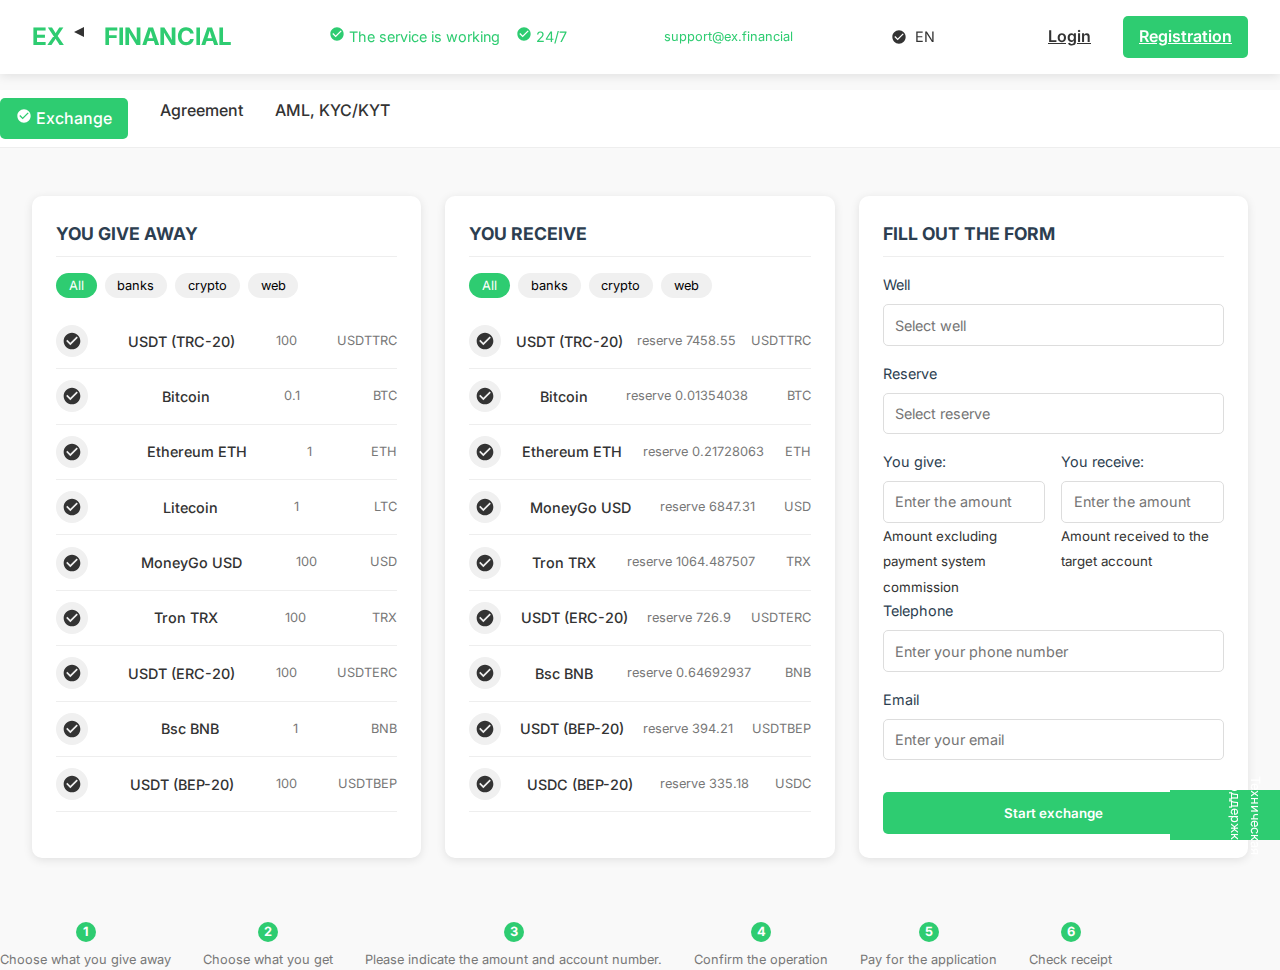
<file: top-exchange-full.html>
<!DOCTYPE html>
<html lang="en">
<head>
  <meta charset="UTF-8" />
  <meta name="viewport" content="width=device-width, initial-scale=1.0" />
  <title>Ex.financial</title>
  <link href="https://fonts.googleapis.com/css2?family=Inter:wght@400;500;600;700&display=swap" rel="stylesheet">
  <style>
    * {
      margin: 0;
      padding: 0;
      box-sizing: border-box;
      font-family: 'Inter', sans-serif;
    }

    body {
      background-color: #f9f9f9;
      color: #333;
      line-height: 1.6;
    }

    header {
      display: flex;
      justify-content: space-between;
      align-items: center;
      padding: 1rem 2rem;
      background: white;
      box-shadow: 0 2px 10px rgba(0,0,0,0.1);
      position: sticky;
      top: 0;
      z-index: 100;
    }

    .logo {
      display: flex;
      align-items: center;
      font-weight: 700;
      font-size: 1.5rem;
      gap: 0.5rem;
    }

    .logo span {
      color: #2ecc71;
    }

    .status {
      display: flex;
      align-items: center;
      gap: 1rem;
      font-size: 0.9rem;
      color: #2ecc71;
    }

    .status svg {
      width: 16px;
      height: 16px;
    }

    .time {
      font-size: 0.9rem;
      color: #333;
    }

    .support {
      display: flex;
      flex-direction: column;
      font-size: 0.8rem;
      color: #2ecc71;
      gap: 0.2rem;
    }

    .lang {
      display: flex;
      align-items: center;
      gap: 0.5rem;
      font-size: 0.9rem;
      color: #333;
    }

    .lang svg {
      width: 16px;
      height: 16px;
    }

    .auth {
      display: flex;
      gap: 1rem;
    }

    .btn {
      padding: 0.5rem 1rem;
      border: none;
      border-radius: 5px;
      cursor: pointer;
      font-weight: 600;
    }

    .btn-login {
      background: transparent;
      color: #333;
    }

    .btn-register {
      background: #2ecc71;
      color: white;
    }

    nav {
      display: flex;
      gap: 2rem;
      margin: 1rem 0;
      background: white;
      padding: 0.5rem 0;
      border-bottom: 1px solid #eee;
    }

    nav a {
      text-decoration: none;
      color: #333;
      font-weight: 500;
    }

    .active {
      background: #2ecc71;
      color: white;
      padding: 0.5rem 1rem;
      border-radius: 5px;
    }

    .main {
      display: flex;
      gap: 1.5rem;
      padding: 2rem;
      max-width: 1400px;
      margin: 0 auto;
    }

    .card {
      background: white;
      border-radius: 10px;
      padding: 1.5rem;
      box-shadow: 0 2px 10px rgba(0,0,0,0.1);
      flex: 1;
    }

    .card h3 {
      font-size: 1.1rem;
      color: #2c3e50;
      margin-bottom: 1rem;
      border-bottom: 1px solid #eee;
      padding-bottom: 0.5rem;
    }

    .filter {
      display: flex;
      gap: 0.5rem;
      margin-bottom: 1rem;
    }

    .filter-btn {
      padding: 0.3rem 0.8rem;
      border: none;
      border-radius: 20px;
      font-size: 0.8rem;
      cursor: pointer;
      background: #f0f0f0;
    }

    .filter-btn.active {
      background: #2ecc71;
      color: white;
    }

    .currency-list {
      list-style: none;
    }

    .currency-item {
      display: flex;
      justify-content: space-between;
      align-items: center;
      padding: 0.7rem 0;
      border-bottom: 1px solid #eee;
      cursor: pointer;
    }

    .currency-item:hover {
      background: #f9f9f9;
    }

    .currency-icon {
      width: 32px;
      height: 32px;
      display: flex;
      align-items: center;
      justify-content: center;
      border-radius: 50%;
      background: #f0f0f0;
    }

    .currency-name {
      font-size: 0.9rem;
      font-weight: 500;
    }

    .currency-code {
      font-size: 0.8rem;
      color: #777;
    }

    .reserve {
      font-size: 0.8rem;
      color: #777;
    }

    .form-group {
      margin-bottom: 1rem;
    }

    .form-label {
      display: block;
      font-size: 0.9rem;
      margin-bottom: 0.5rem;
      color: #2c3e50;
    }

    .form-input {
      width: 100%;
      padding: 0.7rem;
      border: 1px solid #ddd;
      border-radius: 5px;
      font-size: 0.9rem;
    }

    .form-row {
      display: flex;
      gap: 1rem;
    }

    .form-col {
      flex: 1;
    }

    .btn-submit {
      background: #2ecc71;
      color: white;
      padding: 0.8rem;
      border: none;
      border-radius: 5px;
      font-weight: 600;
      cursor: pointer;
      width: 100%;
      margin-top: 1rem;
    }

    .steps {
      display: flex;
      gap: 2rem;
      margin-top: 2rem;
      font-size: 0.8rem;
      color: #777;
    }

    .step {
      display: flex;
      flex-direction: column;
      align-items: center;
      gap: 0.5rem;
    }

    .step-icon {
      width: 20px;
      height: 20px;
      background: #2ecc71;
      color: white;
      border-radius: 50%;
      display: flex;
      align-items: center;
      justify-content: center;
      font-weight: bold;
    }

    .chat-button {
      position: fixed;
      right: 10px;
      bottom: 10px;
      width: 50px;
      height: 150px;
      background: #2ecc71;
      color: white;
      border-radius: 10px 10px 0 0;
      display: flex;
      flex-direction: column;
      align-items: center;
      justify-content: center;
      cursor: pointer;
      font-size: 0.8rem;
      transform: rotate(90deg);
    }

    /* Иконки */
    .icon {
      width: 16px;
      height: 16px;
      fill: currentColor;
    }
  </style>
</head>
<body>

  <!-- Header -->
  <header>
    <div class="logo">
      <span>EX</span><svg xmlns="http://www.w3.org/2000/svg" viewBox="0 0 24 24" width="24" height="24"><path d="M12 2L2 7l10 5 12l10 5 10-5M2 12l10 5 10-5" fill="currentColor"/></svg><span>FINANCIAL</span>
    </div>
    <div class="status">
      <div><svg xmlns="http://www.w3.org/2000/svg" viewBox="0 0 24 24" width="16" height="16"><path d="M12 2C6.48 2 2 6.48 2 12s4.48 10 10 10 10-4.48 10-10S17.52 2 12 2zm-2 15l-5-5 1.41-1.41L10 14.17l7.59-7.59L19 8l-9 9z" fill="currentColor"/></svg> The service is working</div>
      <div><svg xmlns="http://www.w3.org/2000/svg" viewBox="0 0 24 24" width="16" height="16"><path d="M12 2C6.48 2 2 6.48 2 12s4.48 10 10 10 10-4.48 10-10S17.52 2 12 2zm-2 15l-5-5 1.41-1.41L10 14.17l7.59-7.59L19 8l-9 9z" fill="currentColor"/></svg> 24/7</div>
    </div>

    <div class="support">
      <div>support@ex.financial</div>
    </div>
    <div class="lang">
      <svg xmlns="http://www.w3.org/2000/svg" viewBox="0 0 24 24" width="16" height="16"><path d="M12 2C6.48 2 2 6.48 2 12s4.48 10 10 10 10-4.48 10-10S17.52 2 12 2zm-2 15l-5-5 1.41-1.41L10 14.17l7.59-7.59L19 8l-9 9z" fill="currentColor"/></svg>
      EN
    </div>
    <div class="auth">
      <a href="#" class="btn btn-login">Login</a>
      <a href="#" class="btn btn-register">Registration</a>
    </div>
  </header>

  <!-- Navigation -->
  <nav>
    <a href="#" class="active"><svg xmlns="http://www.w3.org/2000/svg" viewBox="0 0 24 24" width="16" height="16"><path d="M12 2C6.48 2 2 6.48 2 12s4.48 10 10 10 10-4.48 10-10S17.52 2 12 2zm-2 15l-5-5 1.41-1.41L10 14.17l7.59-7.59L19 8l-9 9z" fill="currentColor"/></svg> Exchange</a>
    <a href="#">Agreement</a>
    <a href="#">AML, KYC/KYT</a>
  </nav>

  <!-- Main Content -->
  <div class="main">
    <!-- Left Column -->
    <div class="card">
      <h3>YOU GIVE AWAY</h3>
      <div class="filter">
        <button class="filter-btn active">All</button>
        <button class="filter-btn">banks</button>
        <button class="filter-btn">crypto</button>
        <button class="filter-btn">web</button>
      </div>
      <ul class="currency-list">
        <li class="currency-item">
          <div class="currency-icon"><svg xmlns="http://www.w3.org/2000/svg" viewBox="0 0 24 24" width="20" height="20"><path d="M12 2C6.48 2 2 6.48 2 12s4.48 10 10 10 10-4.48 10-10S17.52 2 12 2zm-2 15l-5-5 1.41-1.41L10 14.17l7.59-7.59L19 8l-9 9z" fill="currentColor"/></svg></div>
          <div class="currency-name">USDT (TRC-20)</div>
          <div class="currency-code">100</div>
          <div class="reserve">USDTTRC</div>
        </li>
        <li class="currency-item">
          <div class="currency-icon"><svg xmlns="http://www.w3.org/2000/svg" viewBox="0 0 24 24" width="20" height="20"><path d="M12 2C6.48 2 2 6.48 2 12s4.48 10 10 10 10-4.48 10-10S17.52 2 12 2zm-2 15l-5-5 1.41-1.41L10 14.17l7.59-7.59L19 8l-9 9z" fill="currentColor"/></svg></div>
          <div class="currency-name">Bitcoin</div>
          <div class="currency-code">0.1</div>
          <div class="reserve">BTC</div>
        </li>
        <li class="currency-item">
          <div class="currency-icon"><svg xmlns="http://www.w3.org/2000/svg" viewBox="0 0 24 24" width="20" height="20"><path d="M12 2C6.48 2 2 6.48 2 12s4.48 10 10 10 10-4.48 10-10S17.52 2 12 2zm-2 15l-5-5 1.41-1.41L10 14.17l7.59-7.59L19 8l-9 9z" fill="currentColor"/></svg></div>
          <div class="currency-name">Ethereum ETH</div>
          <div class="currency-code">1</div>
          <div class="reserve">ETH</div>
        </li>
        <li class="currency-item">
          <div class="currency-icon"><svg xmlns="http://www.w3.org/2000/svg" viewBox="0 0 24 24" width="20" height="20"><path d="M12 2C6.48 2 2 6.48 2 12s4.48 10 10 10 10-4.48 10-10S17.52 2 12 2zm-2 15l-5-5 1.41-1.41L10 14.17l7.59-7.59L19 8l-9 9z" fill="currentColor"/></svg></div>
          <div class="currency-name">Litecoin</div>
          <div class="currency-code">1</div>
          <div class="reserve">LTC</div>
        </li>
        <li class="currency-item">
          <div class="currency-icon"><svg xmlns="http://www.w3.org/2000/svg" viewBox="0 0 24 24" width="20" height="20"><path d="M12 2C6.48 2 2 6.48 2 12s4.48 10 10 10 10-4.48 10-10S17.52 2 12 2zm-2 15l-5-5 1.41-1.41L10 14.17l7.59-7.59L19 8l-9 9z" fill="currentColor"/></svg></div>
          <div class="currency-name">MoneyGo USD</div>
          <div class="currency-code">100</div>
          <div class="reserve">USD</div>
        </li>
        <li class="currency-item">
          <div class="currency-icon"><svg xmlns="http://www.w3.org/2000/svg" viewBox="0 0 24 24" width="20" height="20"><path d="M12 2C6.48 2 2 6.48 2 12s4.48 10 10 10 10-4.48 10-10S17.52 2 12 2zm-2 15l-5-5 1.41-1.41L10 14.17l7.59-7.59L19 8l-9 9z" fill="currentColor"/></svg></div>
          <div class="currency-name">Tron TRX</div>
          <div class="currency-code">100</div>
          <div class="reserve">TRX</div>
        </li>
        <li class="currency-item">
          <div class="currency-icon"><svg xmlns="http://www.w3.org/2000/svg" viewBox="0 0 24 24" width="20" height="20"><path d="M12 2C6.48 2 2 6.48 2 12s4.48 10 10 10 10-4.48 10-10S17.52 2 12 2zm-2 15l-5-5 1.41-1.41L10 14.17l7.59-7.59L19 8l-9 9z" fill="currentColor"/></svg></div>
          <div class="currency-name">USDT (ERC-20)</div>
          <div class="currency-code">100</div>
          <div class="reserve">USDTERC</div>
        </li>
        <li class="currency-item">
          <div class="currency-icon"><svg xmlns="http://www.w3.org/2000/svg" viewBox="0 0 24 24" width="20" height="20"><path d="M12 2C6.48 2 2 6.48 2 12s4.48 10 10 10 10-4.48 10-10S17.52 2 12 2zm-2 15l-5-5 1.41-1.41L10 14.17l7.59-7.59L19 8l-9 9z" fill="currentColor"/></svg></div>
          <div class="currency-name">Bsc BNB</div>
          <div class="currency-code">1</div>
          <div class="reserve">BNB</div>
        </li>
        <li class="currency-item">
          <div class="currency-icon"><svg xmlns="http://www.w3.org/2000/svg" viewBox="0 0 24 24" width="20" height="20"><path d="M12 2C6.48 2 2 6.48 2 12s4.48 10 10 10 10-4.48 10-10S17.52 2 12 2zm-2 15l-5-5 1.41-1.41L10 14.17l7.59-7.59L19 8l-9 9z" fill="currentColor"/></svg></div>
          <div class="currency-name">USDT (BEP-20)</div>
          <div class="currency-code">100</div>
          <div class="reserve">USDTBEP</div>
        </li>
      </ul>
    </div>

    <!-- Middle Column -->
    <div class="card">
      <h3>YOU RECEIVE</h3>
      <div class="filter">
        <button class="filter-btn active">All</button>
        <button class="filter-btn">banks</button>
        <button class="filter-btn">crypto</button>
        <button class="filter-btn">web</button>
      </div>
      <ul class="currency-list">
        <li class="currency-item">
          <div class="currency-icon"><svg xmlns="http://www.w3.org/2000/svg" viewBox="0 0 24 24" width="20" height="20"><path d="M12 2C6.48 2 2 6.48 2 12s4.48 10 10 10 10-4.48 10-10S17.52 2 12 2zm-2 15l-5-5 1.41-1.41L10 14.17l7.59-7.59L19 8l-9 9z" fill="currentColor"/></svg></div>
          <div class="currency-name">USDT (TRC-20)</div>
          <div class="currency-code">reserve 7458.55</div>
          <div class="reserve">USDTTRC</div>
        </li>
        <li class="currency-item">
          <div class="currency-icon"><svg xmlns="http://www.w3.org/2000/svg" viewBox="0 0 24 24" width="20" height="20"><path d="M12 2C6.48 2 2 6.48 2 12s4.48 10 10 10 10-4.48 10-10S17.52 2 12 2zm-2 15l-5-5 1.41-1.41L10 14.17l7.59-7.59L19 8l-9 9z" fill="currentColor"/></svg></div>
          <div class="currency-name">Bitcoin</div>
          <div class="currency-code">reserve 0.01354038</div>
          <div class="reserve">BTC</div>
        </li>
        <li class="currency-item">
          <div class="currency-icon"><svg xmlns="http://www.w3.org/2000/svg" viewBox="0 0 24 24" width="20" height="20"><path d="M12 2C6.48 2 2 6.48 2 12s4.48 10 10 10 10-4.48 10-10S17.52 2 12 2zm-2 15l-5-5 1.41-1.41L10 14.17l7.59-7.59L19 8l-9 9z" fill="currentColor"/></svg></div>
          <div class="currency-name">Ethereum ETH</div>
          <div class="currency-code">reserve 0.21728063</div>
          <div class="reserve">ETH</div>
        </li>
        <li class="currency-item">
          <div class="currency-icon"><svg xmlns="http://www.w3.org/2000/svg" viewBox="0 0 24 24" width="20" height="20"><path d="M12 2C6.48 2 2 6.48 2 12s4.48 10 10 10 10-4.48 10-10S17.52 2 12 2zm-2 15l-5-5 1.41-1.41L10 14.17l7.59-7.59L19 8l-9 9z" fill="currentColor"/></svg></div>
          <div class="currency-name">MoneyGo USD</div>
          <div class="currency-code">reserve 6847.31</div>
          <div class="reserve">USD</div>
        </li>
        <li class="currency-item">
          <div class="currency-icon"><svg xmlns="http://www.w3.org/2000/svg" viewBox="0 0 24 24" width="20" height="20"><path d="M12 2C6.48 2 2 6.48 2 12s4.48 10 10 10 10-4.48 10-10S17.52 2 12 2zm-2 15l-5-5 1.41-1.41L10 14.17l7.59-7.59L19 8l-9 9z" fill="currentColor"/></svg></div>
          <div class="currency-name">Tron TRX</div>
          <div class="currency-code">reserve 1064.487507</div>
          <div class="reserve">TRX</div>
        </li>
        <li class="currency-item">
          <div class="currency-icon"><svg xmlns="http://www.w3.org/2000/svg" viewBox="0 0 24 24" width="20" height="20"><path d="M12 2C6.48 2 2 6.48 2 12s4.48 10 10 10 10-4.48 10-10S17.52 2 12 2zm-2 15l-5-5 1.41-1.41L10 14.17l7.59-7.59L19 8l-9 9z" fill="currentColor"/></svg></div>
          <div class="currency-name">USDT (ERC-20)</div>
          <div class="currency-code">reserve 726.9</div>
          <div class="reserve">USDTERC</div>
        </li>
        <li class="currency-item">
          <div class="currency-icon"><svg xmlns="http://www.w3.org/2000/svg" viewBox="0 0 24 24" width="20" height="20"><path d="M12 2C6.48 2 2 6.48 2 12s4.48 10 10 10 10-4.48 10-10S17.52 2 12 2zm-2 15l-5-5 1.41-1.41L10 14.17l7.59-7.59L19 8l-9 9z" fill="currentColor"/></svg></div>
          <div class="currency-name">Bsc BNB</div>
          <div class="currency-code">reserve 0.64692937</div>
          <div class="reserve">BNB</div>
        </li>
        <li class="currency-item">
          <div class="currency-icon"><svg xmlns="http://www.w3.org/2000/svg" viewBox="0 0 24 24" width="20" height="20"><path d="M12 2C6.48 2 2 6.48 2 12s4.48 10 10 10 10-4.48 10-10S17.52 2 12 2zm-2 15l-5-5 1.41-1.41L10 14.17l7.59-7.59L19 8l-9 9z" fill="currentColor"/></svg></div>
          <div class="currency-name">USDT (BEP-20)</div>
          <div class="currency-code">reserve 394.21</div>
          <div class="reserve">USDTBEP</div>
        </li>
        <li class="currency-item">
          <div class="currency-icon"><svg xmlns="http://www.w3.org/2000/svg" viewBox="0 0 24 24" width="20" height="20"><path d="M12 2C6.48 2 2 6.48 2 12s4.48 10 10 10 10-4.48 10-10S17.52 2 12 2zm-2 15l-5-5 1.41-1.41L10 14.17l7.59-7.59L19 8l-9 9z" fill="currentColor"/></svg></div>
          <div class="currency-name">USDC (BEP-20)</div>
          <div class="currency-code">reserve 335.18</div>
          <div class="reserve">USDC</div>
        </li>
      </ul>
    </div>

    <!-- Right Column -->
    <div class="card">
      <h3>FILL OUT THE FORM</h3>
      <div class="form-group">
        <label for="well" class="form-label">Well</label>
        <input type="text" id="well" class="form-input" placeholder="Select well">
      </div>
      <div class="form-group">
        <label for="reserve" class="form-label">Reserve</label>
        <input type="text" id="reserve" class="form-input" placeholder="Select reserve">
      </div>
      <div class="form-row">
        <div class="form-col">
          <label for="give" class="form-label">You give:</label>
          <input type="number" id="give" class="form-input" placeholder="Enter the amount">
          <small>Amount excluding payment system commission</small>
        </div>
        <div class="form-col">
          <label for="receive" class="form-label">You receive:</label>
          <input type="number" id="receive" class="form-input" placeholder="Enter the amount">
          <small>Amount received to the target account</small>
        </div>
      </div>
      <div class="form-group">
        <label for="phone" class="form-label">Telephone</label>
        <input type="tel" id="phone" class="form-input" placeholder="Enter your phone number">
      </div>
      <div class="form-group">
        <label for="email" class="form-label">Email</label>
        <input type="email" id="email" class="form-input" placeholder="Enter your email">
      </div>
      <button class="btn-submit">Start exchange</button>
    </div>
  </div>

  <!-- Steps -->
  <div class="steps">
    <div class="step">
      <div class="step-icon">1</div>
      <div>Choose what you give away</div>
    </div>
    <div class="step">
      <div class="step-icon">2</div>
      <div>Choose what you get</div>
    </div>
    <div class="step">
      <div class="step-icon">3</div>
      <div>Please indicate the amount and account number.</div>
    </div>
    <div class="step">
      <div class="step-icon">4</div>
      <div>Confirm the operation</div>
    </div>
    <div class="step">
      <div class="step-icon">5</div>
      <div>Pay for the application</div>
    </div>
    <div class="step">
      <div class="step-icon">6</div>
      <div>Check receipt</div>
    </div>
  </div>

  <!-- Chat Button -->
  <div class="chat-button">
    Техническая поддержка
  </div>

</body>
</html>
</file>
